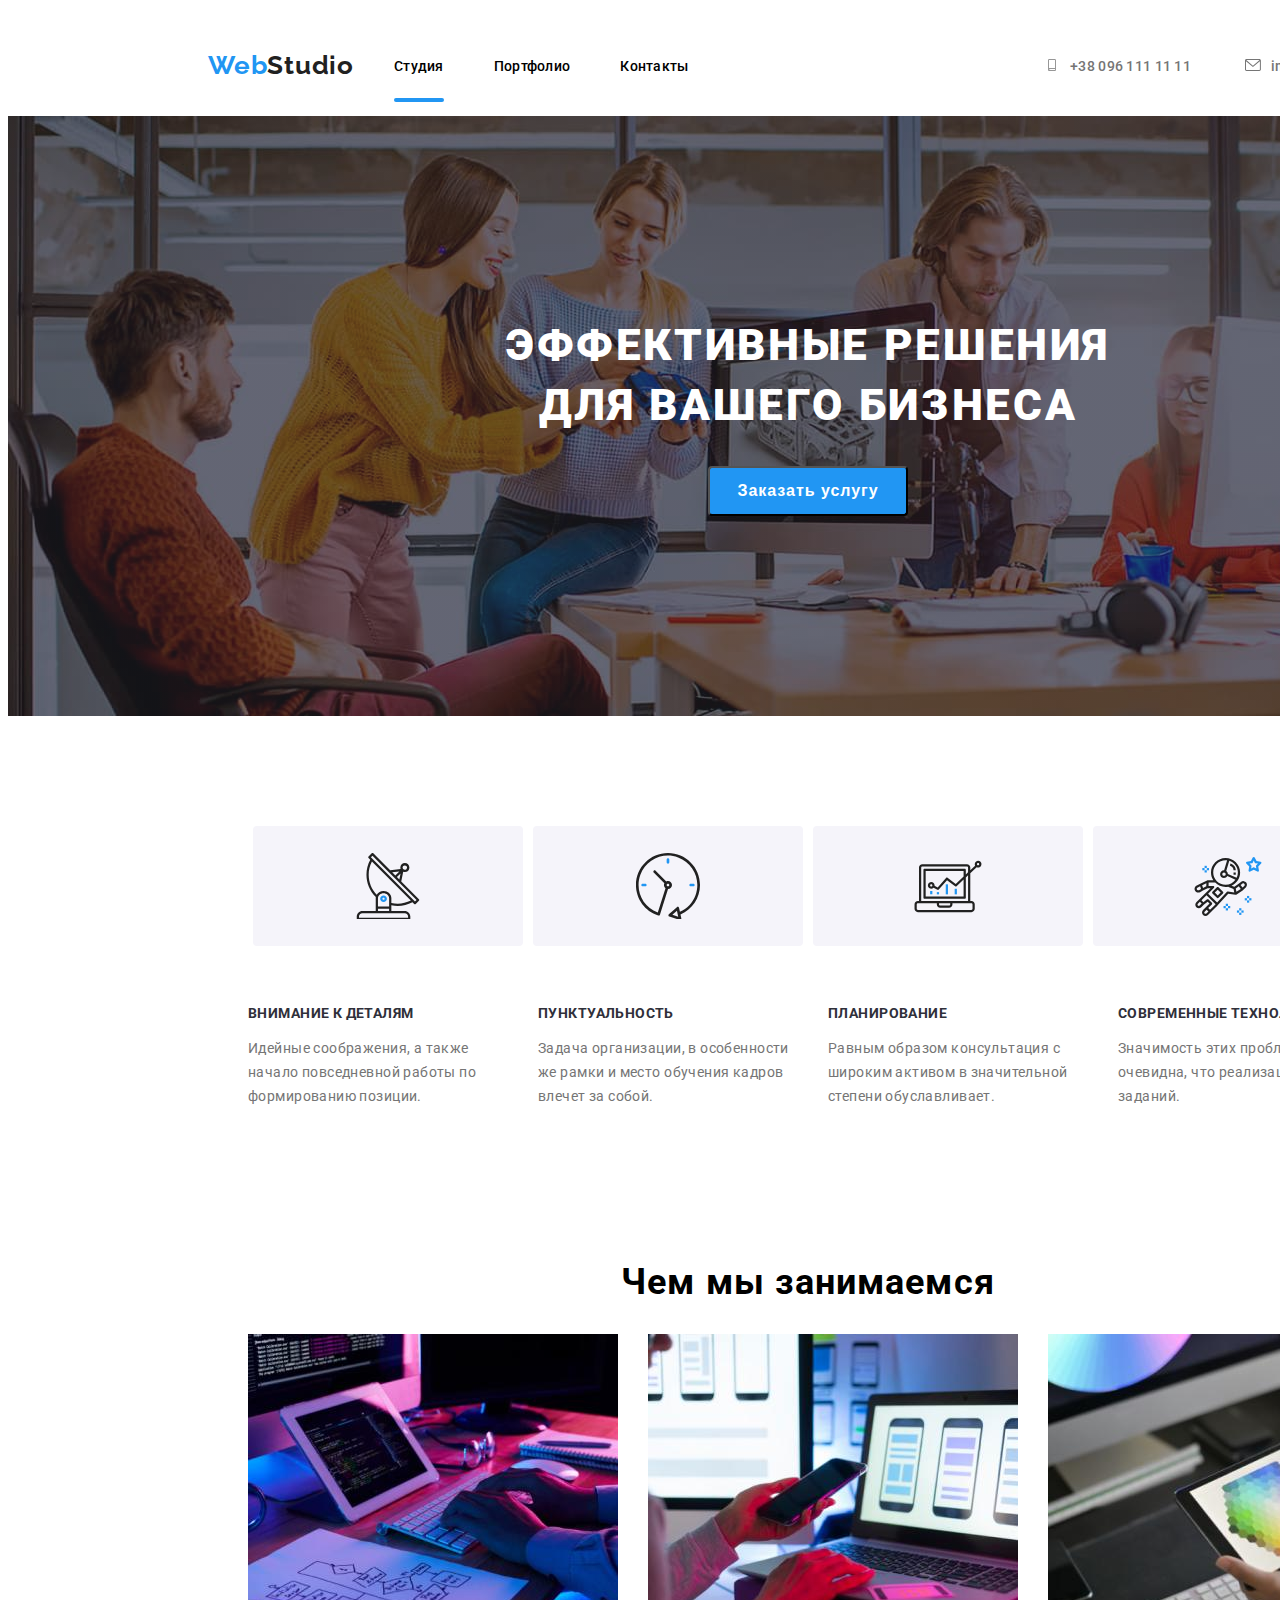
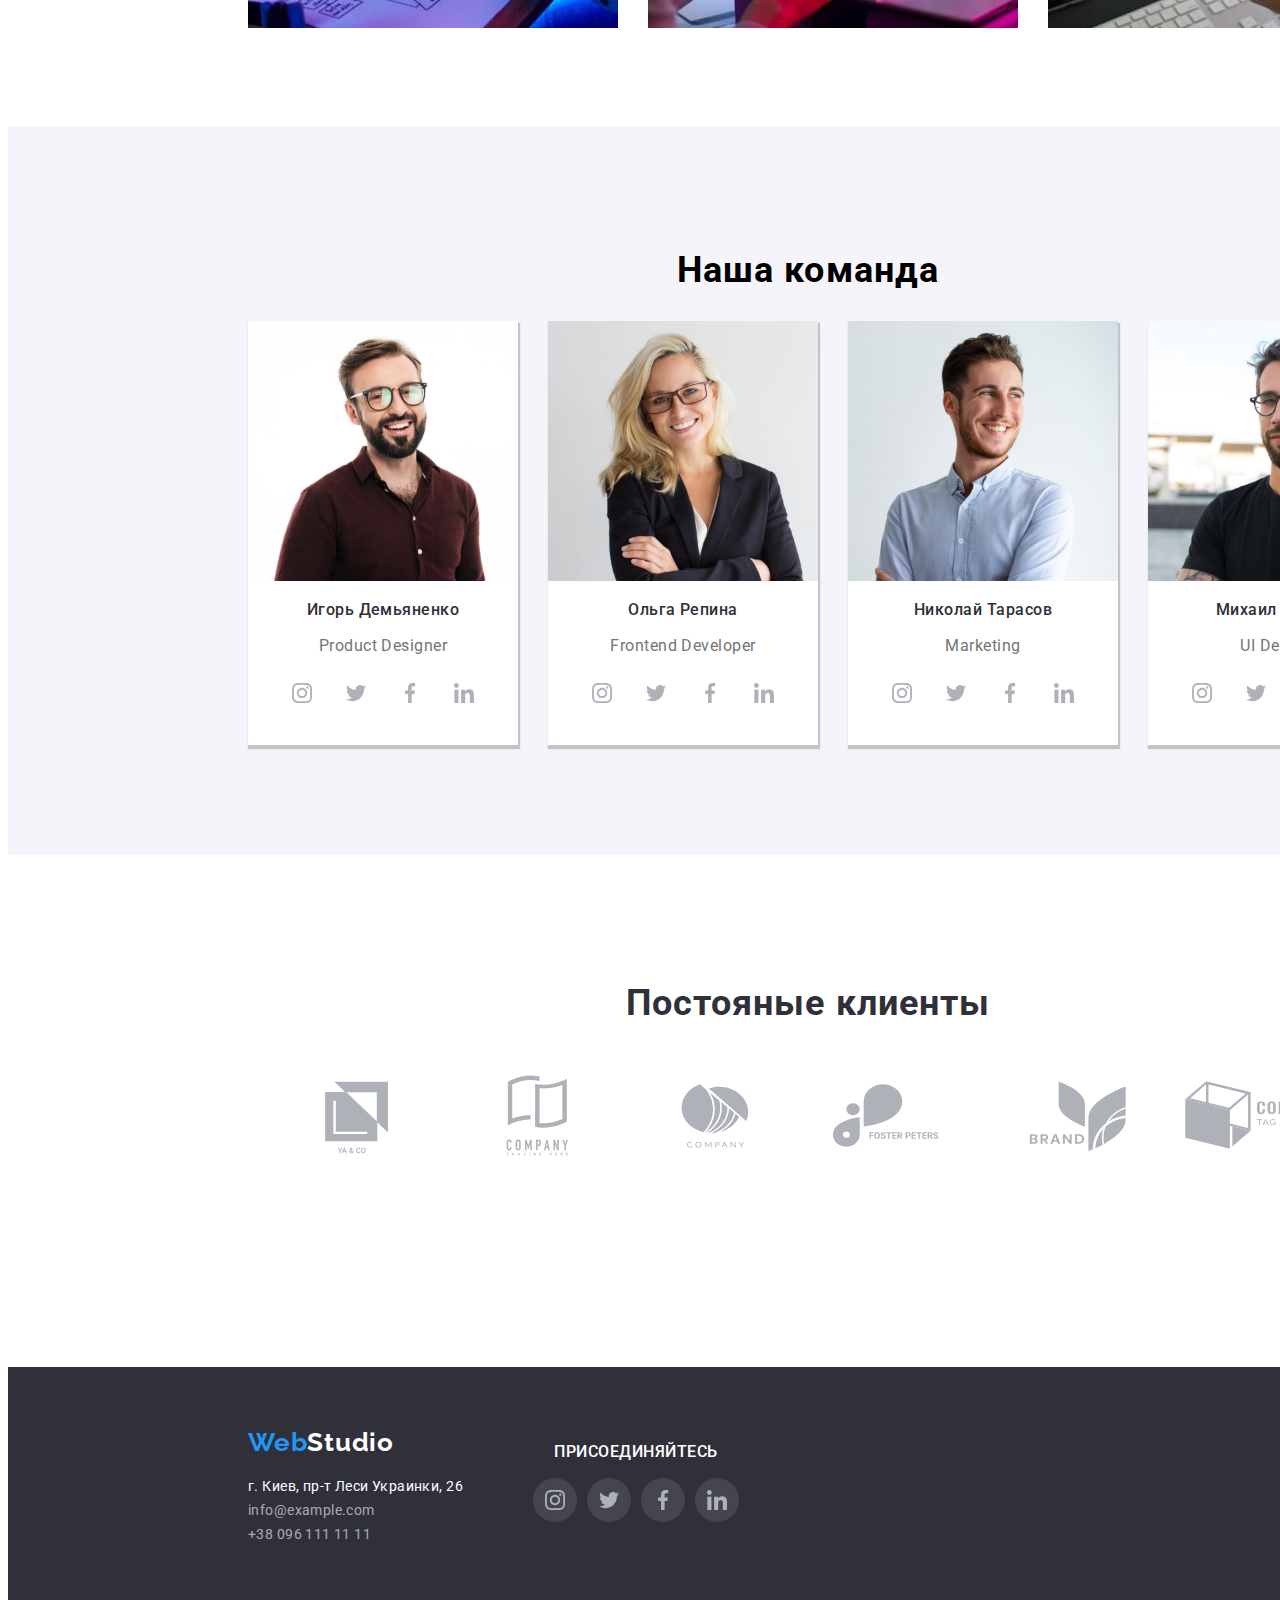
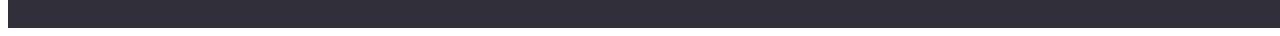
<file: index.html>
<!DOCTYPE html>
<html lang="en">

<head>
    <meta charset="UTF-8" />
    <meta http-equiv="X-UA-Compatible" content="IE=edge" />
    <meta name="viewport" content="width=device-width, initial-scale=1.0" />
    <title>Web Studio</title>
    <link rel="preconnect" href="https://fonts.googleapis.com">
    <link rel="preconnect" href="https://fonts.gstatic.com" crossorigin>
    <link
        href="https://fonts.googleapis.com/css2?family=Raleway:ital,wght@0,100;0,200;0,300;0,400;0,500;0,600;0,700;0,800;1,100;1,200;1,300;1,400;1,500;1,600;1,700;1,800&family=Roboto:ital,wght@0,100;0,300;0,400;0,500;0,700;0,900;1,100;1,300;1,400;1,500;1,700;1,900&display=swap"
        rel="stylesheet">
    <link rel="preconnect" href="https://fonts.googleapis.com">
    <link rel="preconnect" href="https://fonts.gstatic.com" crossorigin>
    <link
        href="https://fonts.googleapis.com/css2?family=Roboto:ital,wght@0,100;0,300;0,400;0,500;0,700;0,900;1,100;1,300;1,400;1,500;1,700;1,900&display=swap"
        rel="stylesheet">
    <link rel="stylesheet" href="https://cdnjs.cloudflare.com/ajax/libs/modern-normalize/1.1.0/modern-normalize.min.css"
        integrity="sha512-wpPYUAdjBVSE4KJnH1VR1HeZfpl1ub8YT/NKx4PuQ5NmX2tKuGu6U/JRp5y+Y8XG2tV+wKQpNHVUX03MfMFn9Q=="
        crossorigin="anonymous" referrerpolicy="no-referrer" />
    <link rel="stylesheet" href="./css/style.css" />

<body>
    <div class="container-body">
    <header class="header">
        <div class="container header-container">
        <nav class="header-navigation">
            <a class="header-link-logo link"href="">
                <span class="logo-first">Web</span>Studio
            </a>
           <ul class="header-list list">
               <li class="header-item list">
                   <a class="header-link-list header-item-text link current" href="">Студия</a></li>
               <li class="header-item">
                   <a class="header-link-list header-item-text link" href="./portfolio.html">Портфолио</a></li>
               <li class="header-item">
                   <a class="header-link-list header-item-text link" href="">Контакты</a></li>
           </ul>
        </nav>
        <div class="header-connect">
           <a class="header-link-tell header-link-list link" href="tel:+380961111111"><svg class="header-icon-icon" width="16" height="12">
            <use href="./svg/icons.svg#icon-smartphone">
            </use></svg>+38 096 111 11 11</a>
          <a class="header-link-link header-link-list link" href="info@devstudio.com"><svg class="header-icon-icon" width="16" height="12">
            <use href="./svg/icons.svg#icon-envelope">
            </use></svg>info@devstudio.com</a>
        </div>
        </div>
           </header>
        <main>
            <section class="hero">
                <div class="container hero-container">
                    <h1 class="hero-text">ЭФФЕКТИВНЫЕ РЕШЕНИЯ ДЛЯ ВАШЕГО БИЗНЕСА</h1>
                    <button class="hero-button" type="button" data-modal-open="">Заказать услугу</button>

                </div>
            </section>
            <section class="about">
                <div class="container about-container">
                    <ul class="about-icon-list list">
                        <li class="about-icon-item">
                        <a href="" class="about-icon-link">
                            <svg class="about-icon-icon" width="70" height="66.96">
                                <use href="./svg/icons.svg#icon-antenna-1">
                                </use></svg></a>
                        </li>
                        <li class="about-icon-item"><a href="" class="about-icon-link">
                            <svg class="about-icon-icon" width="70" height="66.96">
                                <use href="./svg/icons.svg#icon-clock-1">
                                </use></svg> </a>
                        </li>
                        <li class="about-icon-item"><a href="" class="about-icon-link">
                            <svg class="command-social-icon" width="70" height="66.96">
                                <use href="./svg/icons.svg#icon-diagram-1">
                                </use></svg> </a>
                        </li>
                        <li class="about-icon-item"><a href="" class="about-icon-link">
                            <svg class="about-icon-icon" width="70" height="66.96">
                                <use href="./svg/icons.svg#icon-astronaut-1">
                                </use></svg> </a>
                        </li>
                    </ul>   
                <ul class="about-list list">
                <li class="about-item">
                    <h3 class="about-item-title">Внимание к деталям</h3>
                    <p>Идейные соображения, а также начало повседневной работы по формированию позиции.</p>
                </li>
                <li class="about-item">
                    <h3 class="about-item-title">Пунктуальность</h3>
                    <p>Задача организации, в особенности же рамки и место обучения кадров влечет за собой.</p>
                </li>
                <li class="about-item">
                    <h3 class="about-item-title">Планирование</h3>
                    <p>Равным образом консультация с широким активом в значительной степени обуславливает.</p>
                </li>
                <li class="about-item">
                    <h3 class="about-item-title">Современные технологии</h3>
                    <p>Значимость этих проблем настолько очевидна, что реализация плановых заданий.</p>
                </li>
                </ul>               
               </div>
            </section>
            <section class="work">
                <div class="container work-container">
                <h2 class="work-title">Чем мы занимаемся</h2>
                <ul class="work-list list">
                    <li class="work-item">
                        <img 
                             src="./mode-1/typing-text.jpg" 
                             alt="typing text"
                             width="370"
                             height="294">
                    </li>
                    <li class="work-item"><img 
                        src="./mode-1/looks-at-the-interface.jpg" 
                        alt="looks at the interface"
                         width="370"
                         height="294">
                        </li>
                    <li class="work-item">
                        <img 
                        src="./mode-1/Color-palette.jpg" 
                        alt="Color palette"
                        width="370"
                        height="294"
                        ></li>
                </ul>
                </div>
            </section>
            <section class="command">
                <div class="container command-container">
                <h2 class="command-title">Наша команда</h2>
                <ul class="command-list list">
                    <li class="command-item"> 
                        <img 
                        src="./mode-1/Photo.jpg" 
                        alt="Phоtо"
                        width="270"
                        height="260"
                        >
                        <h3 class="command-item-title" >Игорь Демьяненко</h3>
                        <p lang="en" class="cammand-item-text">Product Designer</p>
                        <ul class="command-social-list list">
                            <li class="command-social-item">
                            <a href="" class="command-social-link">
                                <svg class="command-social-icon" width="20" height="20">
                                    <use href="./svg/icons.svg#icon-instagram-2">
                                    </use></svg></a>
                            </li>
                            <li class="command-social-item"><a href="" class="command-social-link">
                                <svg class="command-social-icon" width="20" height="20">
                                    <use href="./svg/icons.svg#icon-twitter-1">
                                    </use></svg> </a>
                            </li>
                            <li class="command-social-item"><a href="" class="command-social-link">
                                <svg class="command-social-icon" width="20" height="20">
                                    <use href="./svg/icons.svg#icon-facebook-1">
                                    </use></svg> </a>
                            </li>
                            <li class="command-social-item"><a href="" class="command-social-link">
                                <svg class="command-social-icon" width="20" height="20">
                                    <use href="./svg/icons.svg#icon-linkedin-1">
                                    </use></svg> </a>
                            </li>
                        </ul>
                    </li>
                    <li class="command-item">
                       <img 
                        src="./mode-1/Photo-2.jpg" 
                        alt="фото"
                        width="270"
                        height="260"
                        >
                        <h3 class="command-item-title">Ольга Репина</h3>
                        <p lang="en" class="cammand-item-text">Frontend Developer</p>
                        <ul class="command-social-list list">
                            <li class="command-social-item">
                            <a href="" class="command-social-link">
                                <svg class="command-social-icon" width="20" height="20">
                                    <use href="./svg/icons.svg#icon-instagram-2">
                                    </use></svg></a>
                            </li>
                            <li class="command-social-item"><a href="" class="command-social-link">
                                <svg class="command-social-icon" width="20" height="20">
                                    <use href="./svg/icons.svg#icon-twitter-1">
                                    </use></svg> </a>
                            </li>
                            <li class="command-social-item"><a href="" class="command-social-link">
                                <svg class="command-social-icon" width="20" height="20">
                                    <use href="./svg/icons.svg#icon-facebook-1">
                                    </use></svg> </a>
                            </li>
                            <li class="command-social-item"><a href="" class="command-social-link">
                                <svg class="command-social-icon" width="20" height="20">
                                    <use href="./svg/icons.svg#icon-linkedin-1">
                                    </use></svg> </a>
                            </li>
                        </ul>
                    </li>
                    <li class="command-item">
                        <img 
                        src="./mode-1/Photo-3.jpg" 
                        alt="фото"
                        width="270"
                        height="260"
                        >
                        <h3 class="command-item-title">Николай Тарасов</h3>
                        <p lang="en" class="cammand-item-text">Marketing</p>
                        <ul class="command-social-list list">
                            <li class="command-social-item">
                            <a href="" class="command-social-link">
                                <svg class="command-social-icon" width="20" height="20">
                                    <use href="./svg/icons.svg#icon-instagram-2">
                                    </use></svg></a>
                            </li>
                            <li class="command-social-item"><a href="" class="command-social-link">
                                <svg class="command-social-icon" width="20" height="20">
                                    <use href="./svg/icons.svg#icon-twitter-1">
                                    </use></svg> </a>
                            </li>
                            <li class="command-social-item"><a href="" class="command-social-link">
                                <svg class="command-social-icon" width="20" height="20">
                                    <use href="./svg/icons.svg#icon-facebook-1">
                                    </use></svg> </a>
                            </li>
                            <li class="command-social-item"><a href="" class="command-social-link">
                                <svg class="command-social-icon" width="20" height="20">
                                    <use href="./svg/icons.svg#icon-linkedin-1">
                                    </use></svg> </a>
                            </li>
                        </ul>
                    </li>
                    <li class="command-item">
                        <img 
                        src="./mode-1/Photo-4.jpg" 
                        alt="фото"
                        width="270"
                        height="260"
                        >
                        <h3 class="command-item-title">Михаил Ермаков</h3>
                        <p lang="en" class="cammand-item-text">UI Designer</p>
                        <ul class="command-social-list list">
                            <li class="command-social-item">
                            <a href="" class="command-social-link">
                                <svg class="command-social-icon" width="20" height="20">
                                    <use href="./svg/icons.svg#icon-instagram-2">
                                    </use></svg></a>
                            </li>
                            <li class="command-social-item"><a href="" class="command-social-link">
                                <svg class="command-social-icon" width="20" height="20">
                                    <use href="./svg/icons.svg#icon-twitter-1">
                                    </use></svg> </a>
                            </li>
                            <li class="command-social-item"><a href="" class="command-social-link">
                                <svg class="command-social-icon" width="20" height="20">
                                    <use href="./svg/icons.svg#icon-facebook-1">
                                    </use></svg> </a>
                            </li>
                            <li class="command-social-item"><a href="" class="command-social-link">
                                <svg class="command-social-icon" width="20" height="20">
                                    <use href="./svg/icons.svg#icon-linkedin-1">
                                    </use></svg> </a>
                            </li>
                        </ul>
                    </li>
                </ul>
                </div>
            </section>
            <section class="clients">
                <div class="container clients-container">
                <h3 class="clients-item-title">Постояные клиенты</h3>
                <ul class="clients-social-list list">
                    <li class="clients-social-item">
                    <a href="" class="clients-social-link">
                        <svg class="clients-social-icon" width="170" height="92">
                            <use href="./svg/icons.svg#icon-Logo-5">
                            </use></svg></a>
                    </li>
                    <li class="clients-social-item"><a href="" class="clients-social-link">
                        <svg class="command-social-icon" width="170" height="92">
                            <use href="./svg/icons.svg#icon-Logo-4">
                            </use></svg> </a>
                    </li>
                    <li class="clients-social-item"><a href="" class="clients-social-link">
                        <svg class="clients-social-icon" width="170" height="92">
                            <use href="./svg/icons.svg#icon-Logo-3">
                            </use></svg> </a>
                    </li>
                    <li class="clients-social-item"><a href="" class="clients-social-link">
                        <svg class="clients-social-icon" width="170" height="92">
                            <use href="./svg/icons.svg#icon-Logo-2">
                            </use></svg> </a>
                    </li>
                    <li class="clients-social-item"><a href="" class="clients-social-link">
                        <svg class="clients-social-icon" width="170" height="92">
                            <use href="./svg/icons.svg#icon-Logo-1">
                            </use></svg> </a>
                    </li>
                    <li class="clients-social-item"><a href="" class="clients-social-link">
                        <svg class="clients-social-icon" width="170" height="92">
                            <use href="./svg/icons.svg#icon-Logo">
                            </use></svg> </a>
                    </li>
                </ul>
            </div>
            </section>
        </main>
        <footer class="contacs">
            <div class="container contacs-container">
                <section>
            <a href="" class="contacs-text link"><span class="logo-first">Web</span>Studio</a>
            <address>
                <ul class="contacs-list list">

                     <li class="contacs-item">
                        <a href="https://goo.gl/maps/rCSKf7v6BH6SyEzp8" target="_blank" rel="noopener noreferre" class="contacs-item-address link">г. Киев, пр-т Леси
                            Украинки, 26</a>
                    </li>
                    <li class="contacs-item">
                        <a href="mailto:info@example.com" class="contacs-item-link link">info@example.com</a>
                    </li>
                    <li class="contacs-item link">
                        <a href="tel:+380961111111" class="contacs-item-link link">+38 096 111 11 11</a>
                    </li>
                </ul>
            </address>
        </section>
            <section class="connect">
                <h3 class="footer-item-title">ПРИСОЕДИНЯЙТЕСЬ</h3>
                <ul class="footer-social-list list">
                    <li class="footer-social-item">
                    <a href="" class="footer-social-link">
                        <svg class="footer-social-icon" width="20" height="20">
                            <use href="./svg/icons.svg#icon-instagram-2">
                            </use></svg></a>
                    </li>
                    <li class="footer-social-item"><a href="" class="footer-social-link">
                        <svg class="footer-social-icon" width="20" height="20">
                            <use href="./svg/icons.svg#icon-twitter-1">
                            </use></svg> </a>
                    </li>
                    <li class="footer-social-item"><a href="" class="footer-social-link">
                        <svg class="footer-social-icon" width="20" height="20">
                            <use href="./svg/icons.svg#icon-facebook-1">
                            </use></svg> </a>
                    </li>
                    <li class="footer-social-item"><a href="" class="footer-social-link">
                        <svg class="footer-social-icon" width="20" height="20">
                            <use href="./svg/icons.svg#icon-linkedin-1">
                            </use></svg> </a>
                    </li>
                </ul>
            </section>
            </div>
        </footer>
        <div class="backdrop is-hidden" data-modal>
            <div class="modal">
            <button type="button" class="modal-close" data-modal-close><svg class="modal-icon" width="18" height="18">
                <use href="./svg/icons.svg#icon-close-black-18dp-2-1">
                </use></svg></button>    
            </div>
            <script src="./js/modal.js"></script>
        </div>
</body>
</file>
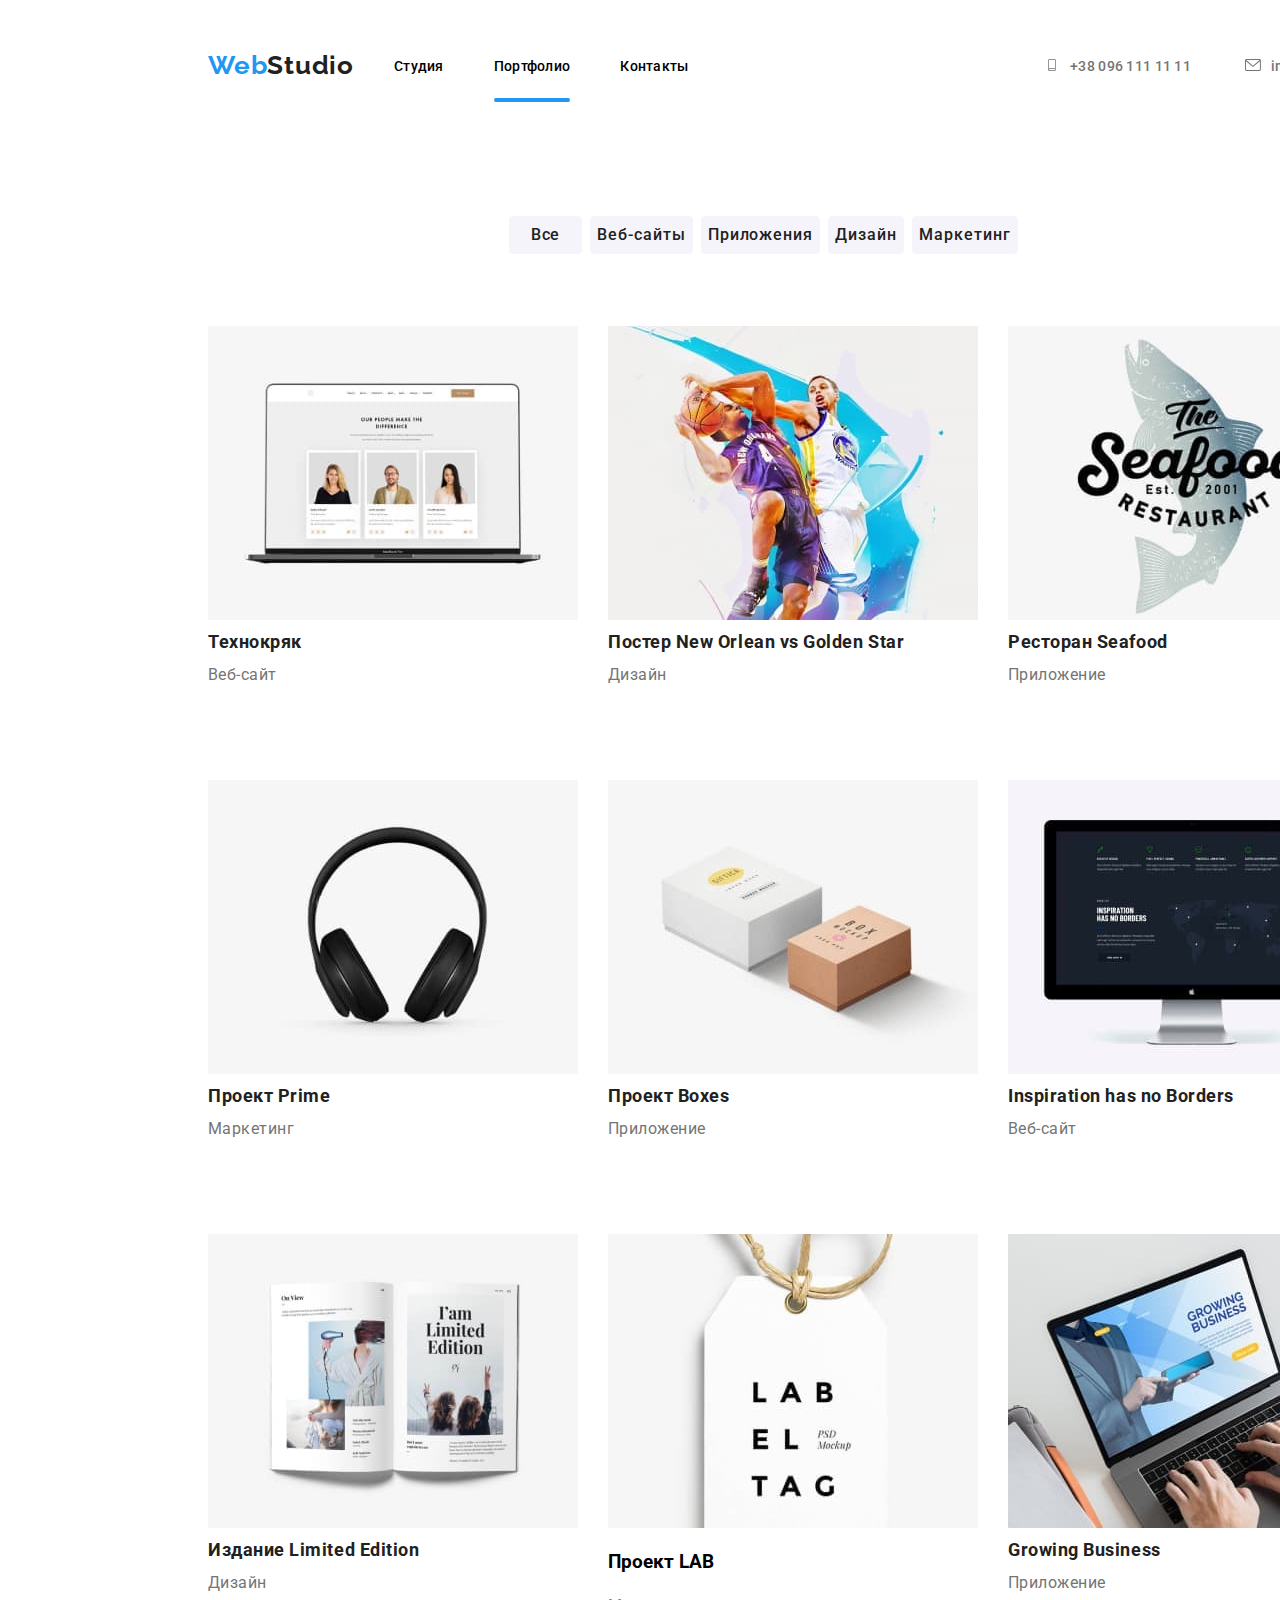
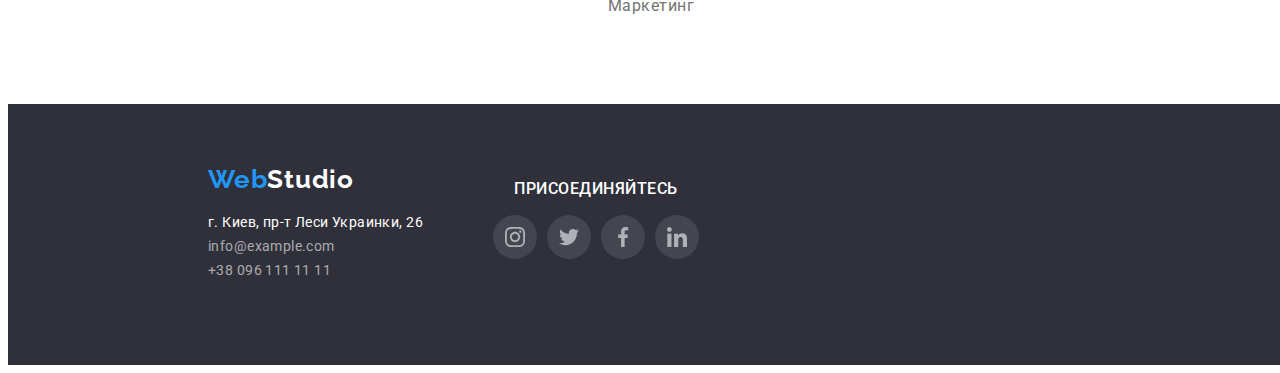
<file: portfolio.html>
<!DOCTYPE html>
<html lang="en">

<head>
    <meta charset="UTF-8" />
    <meta http-equiv="X-UA-Compatible" content="IE=edge" />
    <meta name="viewport" content="width=device-width, initial-scale=1.0" />
    <title>Web Studio</title>
    <link rel="preconnect" href="https://fonts.googleapis.com">
    <link rel="preconnect" href="https://fonts.gstatic.com" crossorigin>
    <link
        href="https://fonts.googleapis.com/css2?family=Raleway:ital,wght@0,100;0,200;0,300;0,400;0,500;0,600;0,700;0,800;1,100;1,200;1,300;1,400;1,500;1,600;1,700;1,800&family=Roboto:ital,wght@0,100;0,300;0,400;0,500;0,700;0,900;1,100;1,300;1,400;1,500;1,700;1,900&display=swap"
        rel="stylesheet">
    <link rel="preconnect" href="https://fonts.googleapis.com">
    <link rel="preconnect" href="https://fonts.gstatic.com" crossorigin>
    <link
        href="https://fonts.googleapis.com/css2?family=Roboto:ital,wght@0,100;0,300;0,400;0,500;0,700;0,900;1,100;1,300;1,400;1,500;1,700;1,900&display=swap"
        rel="stylesheet">
    <link rel="stylesheet" href="https://cdnjs.cloudflare.com/ajax/libs/modern-normalize/1.1.0/modern-normalize.min.css"
        integrity="sha512-wpPYUAdjBVSE4KJnH1VR1HeZfpl1ub8YT/NKx4PuQ5NmX2tKuGu6U/JRp5y+Y8XG2tV+wKQpNHVUX03MfMFn9Q=="
        crossorigin="anonymous" referrerpolicy="no-referrer" />
    <link rel="stylesheet" href="./css/portfolio_style.css" />
    <body>
        <div class="container-body">
            <header class="header">
                <div class="container header-container">
                <nav class="header-navigation">
                    <a class="header-link-logo link"href="">
                        <span class="logo-first">Web</span>Studio
                    </a>
                   <ul class="header-list list">
                       <li class="header-item list">
                           <a class="header-link-list header-item-text link" href="./index.html">Студия</a></li>
                       <li class="header-item">
                           <a class="header-link-list header-item-text link current" href="./portfolio.html">Портфолио</a></li>
                       <li class="header-item">
                           <a class="header-link-list header-item-text link" href="">Контакты</a></li>
                   </ul>
                </nav>
                <div class="header-connect">
                   <a class="header-link-tell header-link-list link" href="tel:+380961111111"><svg class="header-icon-icon" width="16" height="12">
                    <use href="./svg/icons.svg#icon-smartphone">
                    </use></svg>+38 096 111 11 11</a>
                  <a class="header-link-link header-link-list link" href="info@devstudio.com"><svg class="header-icon-icon" width="16" height="12">
                    <use href="./svg/icons.svg#icon-envelope">
                    </use></svg>info@devstudio.com</a>
                </div>
                </div>
                   </header>
<main>
            <section>
            <div class="container hero-container">
                <ul class="list hero-list-button">
                <li ><button  type="button" class="hero-button-item">Все</button></li>
                <li ><button  type="button" class="hero-button-item">Веб-сайты</button></li>
                <li ><button  type="button" class="hero-button-item">Приложения</button></li>
                <li ><button  type="button" class="hero-button-item">Дизайн</button></li>
                <li><button  type="button" class="hero-button-item">Маркетинг</button></li>
                </ul>
            </div>
            <div class="container about-container">
            <ul class="about-list list">
              <li class="about-item">
                  <div class="about-item-wrap">
                       <img 
                        src="./portfolio/images/photo.jpg" 
                        alt="экран с 3 фото"
                        width="370"
                        height="294"
                        >
                        <p class="about-text">Технокряк это современная площадка распространения коронавируса. Компании используют эту платформу для цифрового шпионажа и атак на защищённые сервера конкурентов.</p>
                    </div>
                        <h3 class="about-item-title">Технокряк</h3>
                        <p lang="en" class="about-item-text">Веб-сайт</p>
                    </li>
                    <li class="about-item">
                        <img 
                        src="./portfolio/images/basketball.jpg" 
                        alt="брасок в баскетболе"
                        width="370"
                        height="294"
                        >
                        <h3 class="about-item-title">Постер New Orlean vs Golden Star</h3>
                        <p lang="en" class="about-item-text">Дизайн</p>
                    </li>
                    <li class="about-item">
                        <img 
                        src="./portfolio/images/logo.jpg" 
                        alt="логотип"
                        width="370"
                        height="294"
                        >
                        <h3 class="about-item-title">Ресторан Seafood</h3>
                        <p lang="en" class="about-item-text">Приложение</p>
                    </li>
                    
                    <li class="about-item">
                        <img src="./portfolio/images/headphones.jpg" alt="наушники" width="370" height="294">
                        <h3 class="about-item-title">Проект Prime</h3>
                        <p lang="en" class="about-item-text">Маркетинг</p>
                    </li>
                    <li class="about-item">
                        <img src="./portfolio/images/box.jpg" alt="коробочки" width="370" height="294">
                        <h3 class="about-item-title">Проект Boxes</h3>
                        <p lang="en" class="about-item-text">Приложение</p>
                    </li>
                    <li class="about-item">
                        <img src="./portfolio/images/monitor.jpg" alt="монитор" width="370" height="294">
                        <h3 class="about-item-title">Inspiration has no Borders</h3>
                        <p lang="en" class="about-item-text">Веб-сайт</p>
                    </li>
                    <li class="about-item">
                        <img src="./portfolio/images/magazine.jpg" alt="журнал" width="370" height="294">
                        <h3 class="about-item-title">Издание Limited Edition</h3>
                        <p lang="en" class="about-item-text">Дизайн</p>
                    </li>
                    <li class="about-item">
                        <img src="./portfolio/images/label.jpg" alt="лэйбл" width="370" height="294">
                        <h3 class="aboutitem-title">Проект LAB</h3>
                        <p lang="en" class="about-item-text">Маркетинг</p>
                    </li>
                    <li class="about-item">
                        <img src="./portfolio/images/notebook.jpg" alt="ноутбук" width="370" height="294">
                        <h3 class="about-item-title">Growing Business</h3>
                        <p lang="en" class="about-item-text">Приложение</p>
                    </li>
                    
            </ul>
            </div>
            </section>
        </main>
        <footer class="contacs">
            <div class="container contacs-container">
                <section>
            <a href="" class="contacs-text link"><span class="logo-first">Web</span>Studio</a>
            <address>
                <ul class="contacs-list list">

                     <li class="contacs-item">
                        <a href="https://goo.gl/maps/rCSKf7v6BH6SyEzp8" target="_blank" rel="noopener noreferre" class="contacs-item-address link">г. Киев, пр-т Леси
                            Украинки, 26</a>
                    </li>
                    <li class="contacs-item">
                        <a href="mailto:info@example.com" class="contacs-item-link link">info@example.com</a>
                    </li>
                    <li class="contacs-item link">
                        <a href="tel:+380961111111" class="contacs-item-link link">+38 096 111 11 11</a>
                    </li>
                </ul>
            </address>
        </section>
            <section class="connect">
                <h3 class="footer-item-title">ПРИСОЕДИНЯЙТЕСЬ</h3>
                <ul class="footer-social-list list">
                    <li class="footer-social-item">
                    <a href="" class="footer-social-link">
                        <svg class="footer-social-icon" width="20" height="20">
                            <use href="./svg/icons.svg#icon-instagram-2">
                            </use></svg></a>
                    </li>
                    <li class="footer-social-item"><a href="" class="footer-social-link">
                        <svg class="footer-social-icon" width="20" height="20">
                            <use href="./svg/icons.svg#icon-twitter-1">
                            </use></svg> </a>
                    </li>
                    <li class="footer-social-item"><a href="" class="footer-social-link">
                        <svg class="footer-social-icon" width="20" height="20">
                            <use href="./svg/icons.svg#icon-facebook-1">
                            </use></svg> </a>
                    </li>
                    <li class="footer-social-item"><a href="" class="footer-social-link">
                        <svg class="footer-social-icon" width="20" height="20">
                            <use href="./svg/icons.svg#icon-linkedin-1">
                            </use></svg> </a>
                    </li>
                </ul>
            </section>
            </div>
        </footer>


</div>
</div>

     </main>
</file>
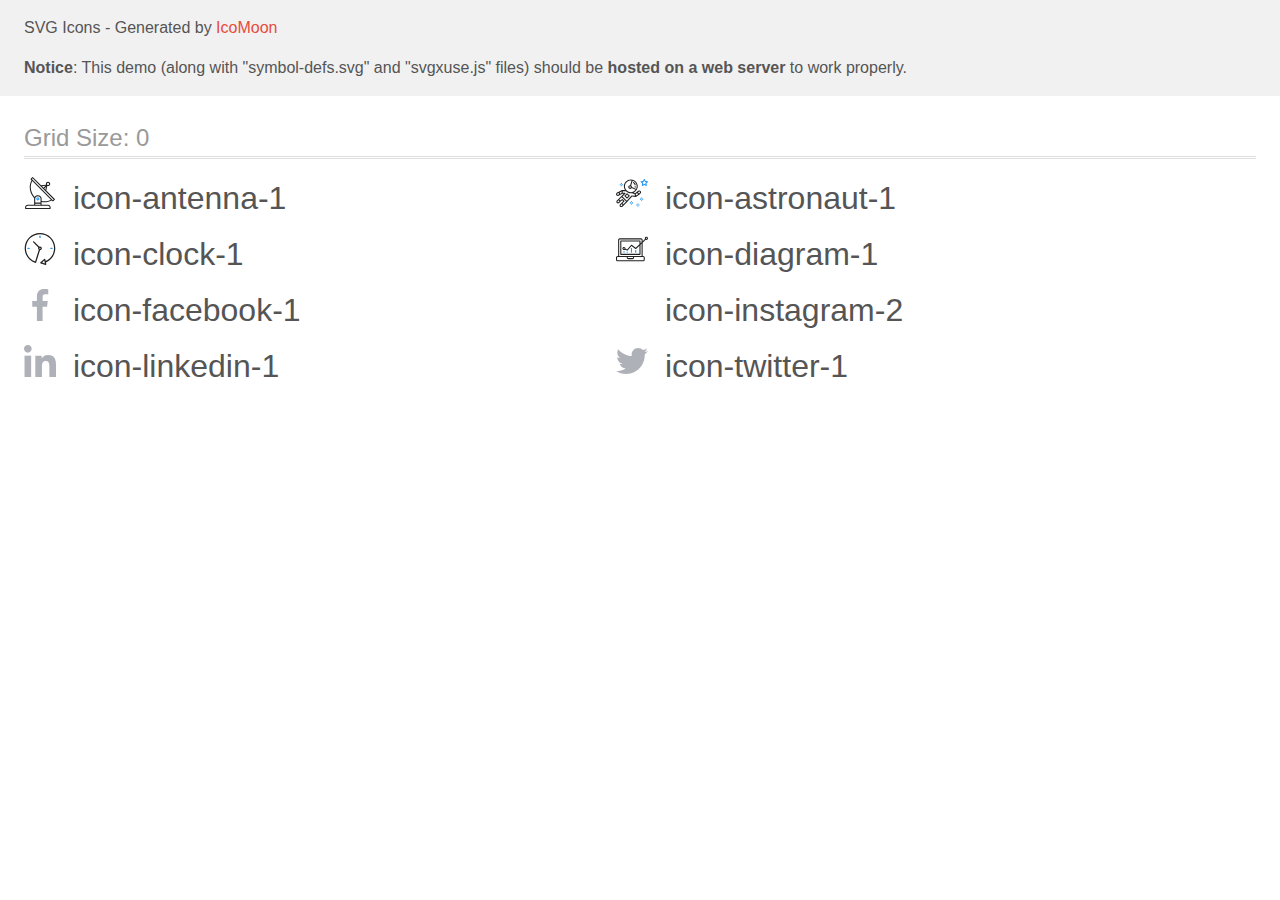
<file: svg/icomoon/demo-external-svg.html>
<!doctype html>
<html>
<head>
    <title>IcoMoon - SVG Icons</title>
    <meta charset="utf-8">
    <meta name="viewport" content="width=device-width, initial-scale=1">
    <link rel="stylesheet" href="demo-files/demo.css">
    <link rel="stylesheet" href="style.css">
</head>
<body>
<header class="bgc1 clearfix">
<div class="mhl">
    <p>SVG Icons - Generated by <a href="https://icomoon.io/app">IcoMoon</a></p><p><strong>Notice</strong>: This demo (along with "symbol-defs.svg" and "svgxuse.js" files) should be <b>hosted on a web server</b> to work properly.</p>
</div>
</header>
    <div class="clearfix mhl ptl">
        <h1 class="mvm mtn fgc1">Grid Size: 0</h1>
        <div class="glyph fs1">
            <div class="clearfix pbs">
                <svg class="icon icon-antenna-1"><use xlink:href="symbol-defs.svg#icon-antenna-1"></use></svg><span class="name"> icon-antenna-1</span>
            </div>
        </div>
        <div class="glyph fs1">
            <div class="clearfix pbs">
                <svg class="icon icon-astronaut-1"><use xlink:href="symbol-defs.svg#icon-astronaut-1"></use></svg><span class="name"> icon-astronaut-1</span>
            </div>
        </div>
        <div class="glyph fs1">
            <div class="clearfix pbs">
                <svg class="icon icon-clock-1"><use xlink:href="symbol-defs.svg#icon-clock-1"></use></svg><span class="name"> icon-clock-1</span>
            </div>
        </div>
        <div class="glyph fs1">
            <div class="clearfix pbs">
                <svg class="icon icon-diagram-1"><use xlink:href="symbol-defs.svg#icon-diagram-1"></use></svg><span class="name"> icon-diagram-1</span>
            </div>
        </div>
        <div class="glyph fs1">
            <div class="clearfix pbs">
                <svg class="icon icon-facebook-1"><use xlink:href="symbol-defs.svg#icon-facebook-1"></use></svg><span class="name"> icon-facebook-1</span>
            </div>
        </div>
        <div class="glyph fs1">
            <div class="clearfix pbs">
                <svg class="icon icon-instagram-2"><use xlink:href="symbol-defs.svg#icon-instagram-2"></use></svg><span class="name"> icon-instagram-2</span>
            </div>
        </div>
        <div class="glyph fs1">
            <div class="clearfix pbs">
                <svg class="icon icon-linkedin-1"><use xlink:href="symbol-defs.svg#icon-linkedin-1"></use></svg><span class="name"> icon-linkedin-1</span>
            </div>
        </div>
        <div class="glyph fs1">
            <div class="clearfix pbs">
                <svg class="icon icon-twitter-1"><use xlink:href="symbol-defs.svg#icon-twitter-1"></use></svg><span class="name"> icon-twitter-1</span>
            </div>
        </div>
  </div>
<script defer src="svgxuse.js"></script>
</body>
</html>
</file>
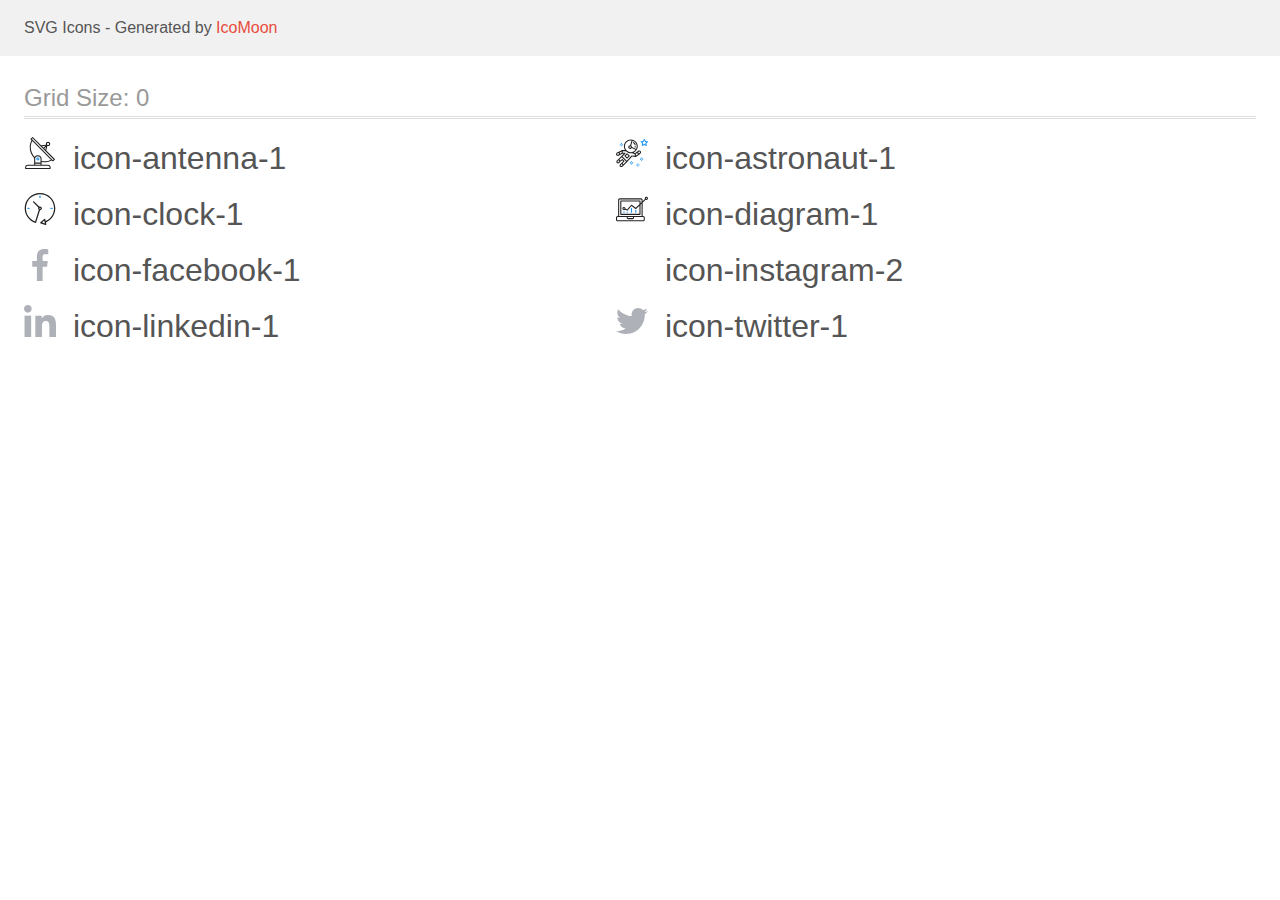
<file: svg/icomoon/demo.html>
<!doctype html>
<html>
<head>
    <title>IcoMoon - SVG Icons</title>
    <meta charset="utf-8">
    <meta name="viewport" content="width=device-width, initial-scale=1">
    <link rel="stylesheet" href="demo-files/demo.css">
    <link rel="stylesheet" href="style.css">
</head>
<body>
<svg aria-hidden="true" style="position: absolute; width: 0; height: 0; overflow: hidden;" version="1.1" xmlns="http://www.w3.org/2000/svg" xmlns:xlink="http://www.w3.org/1999/xlink">
<defs>
<symbol id="icon-antenna-1" viewBox="0 0 32 32">
<path fill="#212121" style="fill: var(--color1, #212121)" d="M30.773 22.098l-8.443-8.505 0.937-4.615c0.242 0.094 0.499 0.144 0.758 0.146h0.006c1.192 0.014 2.17-0.941 2.184-2.133s-0.941-2.17-2.133-2.184c-1.192-0.014-2.17 0.941-2.184 2.133-0.003 0.255 0.039 0.509 0.125 0.749l-4.96 0.605-8.091-8.133c-0.099-0.101-0.235-0.159-0.377-0.16-0.14 0.001-0.274 0.056-0.373 0.155l-1.513 1.504c-0.208 0.208-0.208 0.546 0 0.754l0.814 0.826c-3.153 5.798-2.129 12.978 2.519 17.663 0.043 0.041 0.092 0.074 0.146 0.098-0.034 0.18-0.051 0.364-0.052 0.547v6.187h-6.4c-1.472 0.002-2.665 1.195-2.667 2.667v1.067c0 0.295 0.239 0.533 0.533 0.533h24.533c0.295 0 0.533-0.239 0.533-0.533v-1.067c-0.002-1.472-1.195-2.665-2.667-2.667h-6.4v-2.742c1.003 0.21 2.024 0.317 3.049 0.32 2.458-0.003 4.877-0.615 7.040-1.783l0.818 0.823c0.099 0.101 0.235 0.159 0.377 0.16 0.14-0.001 0.274-0.056 0.373-0.155l1.513-1.504c0.208-0.208 0.208-0.546 0-0.754zM23.28 6.233c0.418-0.415 1.093-0.414 1.508 0.004s0.414 1.093-0.004 1.508c-0.2 0.199-0.47 0.31-0.752 0.31h-0.003c-0.589-0.003-1.064-0.483-1.061-1.072 0.002-0.282 0.115-0.552 0.314-0.751h-0.002zM22.024 9.738l-0.598 2.946-1.175-1.182 1.774-1.763zM21.419 8.836l-1.92 1.909-1.485-1.493 3.405-0.415zM24.004 28.8c0.884 0 1.6 0.716 1.6 1.6v0.533h-23.467v-0.533c0-0.884 0.716-1.6 1.6-1.6h20.267zM16.537 26.667v1.067h-5.333v-1.067h5.333zM11.204 25.6v-4.053c0-1.294 1.196-2.347 2.667-2.347s2.667 1.053 2.667 2.347v4.053h-5.333zM17.604 23.904v-2.357c0-1.882-1.675-3.413-3.733-3.413-1.331-0.020-2.576 0.657-3.281 1.786-4.058-4.274-4.971-10.645-2.279-15.887l18.602 18.708c-2.872 1.461-6.165 1.873-9.309 1.163zM28.893 23.22l-21.057-21.181 0.755-0.752 7.935 7.98c0.004 0 0.006 0.007 0.010 0.010l13.115 13.191-0.757 0.752z"></path>
<path fill="#2196f3" style="fill: var(--color2, #2196f3)" d="M13.876 20.267h-0.005c-0.884-0.001-1.601 0.714-1.602 1.598s0.714 1.601 1.598 1.602h0.005c0.884 0.001 1.601-0.714 1.602-1.598s-0.714-1.601-1.598-1.602zM14.249 22.245c-0.1 0.1-0.236 0.156-0.378 0.155-0.295-0.002-0.532-0.242-0.531-0.536 0.001-0.141 0.057-0.276 0.157-0.375s0.233-0.154 0.373-0.155c0.295 0.002 0.532 0.241 0.53 0.536-0.001 0.141-0.057 0.276-0.157 0.375h0.005z"></path>
</symbol>
<symbol id="icon-astronaut-1" viewBox="0 0 32 32">
<path fill="#2196f3" style="fill: var(--color2, #2196f3)" d="M31.974 4.524c-0.063-0.193-0.229-0.333-0.43-0.363l-1.91-0.278-0.855-1.731c-0.179-0.365-0.777-0.365-0.956 0l-0.855 1.731-1.91 0.278c-0.201 0.029-0.367 0.17-0.431 0.363-0.062 0.193-0.011 0.405 0.135 0.547l1.383 1.348-0.326 1.903c-0.034 0.2 0.048 0.402 0.212 0.522 0.166 0.121 0.382 0.135 0.562 0.040l1.709-0.899 1.709 0.899c0.078 0.041 0.164 0.061 0.249 0.061 0.11 0 0.221-0.034 0.314-0.102 0.164-0.119 0.246-0.322 0.212-0.522l-0.326-1.903 1.383-1.348c0.145-0.142 0.197-0.354 0.135-0.547zM29.511 5.851c-0.125 0.122-0.183 0.299-0.153 0.472l0.191 1.114-1-0.526c-0.078-0.041-0.163-0.061-0.249-0.061s-0.17 0.020-0.249 0.061l-1.001 0.526 0.191-1.114c0.030-0.173-0.028-0.349-0.153-0.472l-0.81-0.789 1.119-0.163c0.174-0.025 0.324-0.134 0.402-0.292l0.5-1.013 0.5 1.013c0.078 0.157 0.228 0.267 0.402 0.292l1.119 0.163-0.809 0.789z"></path>
<path fill="#2196f3" style="fill: var(--color2, #2196f3)" d="M26.134 20.522h-1.067v1.067h1.067v-1.067z"></path>
<path fill="#2196f3" style="fill: var(--color2, #2196f3)" d="M26.134 22.656h-1.067v1.067h1.067v-1.067z"></path>
<path fill="#2196f3" style="fill: var(--color2, #2196f3)" d="M27.2 21.589h-1.067v1.067h1.067v-1.067z"></path>
<path fill="#2196f3" style="fill: var(--color2, #2196f3)" d="M25.067 21.589h-1.067v1.067h1.067v-1.067z"></path>
<path fill="#2196f3" style="fill: var(--color2, #2196f3)" d="M22.4 26.389h-1.067v1.067h1.067v-1.067z"></path>
<path fill="#2196f3" style="fill: var(--color2, #2196f3)" d="M22.4 28.522h-1.067v1.067h1.067v-1.067z"></path>
<path fill="#2196f3" style="fill: var(--color2, #2196f3)" d="M23.467 27.456h-1.067v1.067h1.067v-1.067z"></path>
<path fill="#2196f3" style="fill: var(--color2, #2196f3)" d="M21.333 27.456h-1.067v1.067h1.067v-1.067z"></path>
<path fill="#2196f3" style="fill: var(--color2, #2196f3)" d="M16 24.256h-1.067v1.067h1.067v-1.067z"></path>
<path fill="#2196f3" style="fill: var(--color2, #2196f3)" d="M16 26.389h-1.067v1.067h1.067v-1.067z"></path>
<path fill="#2196f3" style="fill: var(--color2, #2196f3)" d="M17.067 25.322h-1.067v1.067h1.067v-1.067z"></path>
<path fill="#2196f3" style="fill: var(--color2, #2196f3)" d="M14.933 25.322h-1.067v1.067h1.067v-1.067z"></path>
<path fill="#2196f3" style="fill: var(--color2, #2196f3)" d="M5.867 6.122h-1.067v1.067h1.067v-1.067z"></path>
<path fill="#2196f3" style="fill: var(--color2, #2196f3)" d="M5.867 8.255h-1.067v1.067h1.067v-1.067z"></path>
<path fill="#2196f3" style="fill: var(--color2, #2196f3)" d="M6.933 7.189h-1.067v1.067h1.067v-1.067z"></path>
<path fill="#2196f3" style="fill: var(--color2, #2196f3)" d="M4.8 7.189h-1.067v1.067h1.067v-1.067z"></path>
<path fill="#212121" style="fill: var(--color1, #212121)" d="M24.715 14.159c-0.287-0.388-0.709-0.637-1.188-0.705-0.481-0.068-0.956 0.058-1.34 0.352l-1.252 0.96-1.898 1.417-1.358-0.541c2.421-1.086 4.114-3.508 4.114-6.32 0-3.823-3.123-6.933-6.961-6.933s-6.961 3.11-6.961 6.933c0 1.386 0.414 2.674 1.12 3.758l-2.764-0.024c-0.002 0-0.003 0-0.005 0-0.009 0-0.015 0.004-0.023 0.005-0.053 0.002-0.105 0.013-0.155 0.031-0.013 0.005-0.026 0.008-0.038 0.013-0.006 0.003-0.013 0.003-0.019 0.006l-3.233 1.596c-0.001 0-0.001 0-0.001 0.001l-1.893 0.911c-0.021 0.009-0.042 0.021-0.063 0.035-0.755 0.502-1.012 1.489-0.598 2.295 0.22 0.429 0.595 0.745 1.056 0.889 0.178 0.055 0.359 0.083 0.539 0.083 0.29 0 0.577-0.071 0.839-0.211l1.388-0.738 2.264-1.169 1.357-0.008-5.442 5.416c-0.001 0.001-0.001 0.001-0.002 0.001l-1.339 1.333c-0.316 0.315-0.49 0.732-0.49 1.178s0.174 0.863 0.49 1.179c0.325 0.323 0.752 0.485 1.179 0.485s0.854-0.162 1.18-0.485l1.314-1.309 1.741-1.3 0.901 0.897-1.762 1.754c-0 0.001-0.001 0.001-0.002 0.001l-1.339 1.333c-0.316 0.315-0.49 0.732-0.49 1.178s0.174 0.863 0.49 1.179c0.325 0.323 0.753 0.485 1.18 0.485s0.855-0.162 1.18-0.485l3.482-3.467c0.001-0.001 0.001-0.001 0.001-0.002l1.010-1-0.004-0.004c0.006-0.006 0.015-0.009 0.022-0.015l5.166-5.658 3.471 0.494c0.025 0.004 0.050 0.005 0.075 0.005 0.065 0 0.127-0.015 0.187-0.038 0.018-0.006 0.033-0.015 0.050-0.023 0.019-0.010 0.039-0.015 0.058-0.027l3.213-2.133c0.012-0.008 0.018-0.021 0.029-0.029 0.013-0.010 0.029-0.014 0.041-0.026l1.271-1.191c0.662-0.62 0.753-1.635 0.212-2.362zM2.13 17.77c-0.173 0.093-0.37 0.111-0.558 0.052-0.187-0.058-0.338-0.186-0.427-0.358-0.161-0.314-0.068-0.695 0.214-0.902l1.314-0.632 0.449 1.312-0.992 0.528zM5.628 15.942l-1.548 0.8-0.439-1.283 2.027-1.001-0.040 1.484zM20.727 9.322c0 0.918-0.219 1.785-0.599 2.559l-4.181-1.899c-0.044-0.573-0.341-1.075-0.788-1.388l1.464-4.86c2.378 0.756 4.105 2.974 4.105 5.588zM8.938 9.322c0-3.235 2.644-5.867 5.894-5.867 0.253 0 0.5 0.021 0.745 0.052l-1.432 4.754c-0.019-0.001-0.037-0.006-0.057-0.006-1.033 0-1.873 0.837-1.873 1.867s0.84 1.867 1.873 1.867c0.694 0 1.294-0.383 1.618-0.945l3.862 1.755c-1.075 1.446-2.795 2.39-4.737 2.39-3.25 0-5.894-2.632-5.894-5.867zM14.894 10.122c0 0.441-0.362 0.8-0.806 0.8s-0.806-0.359-0.806-0.8c0-0.441 0.362-0.8 0.806-0.8s0.806 0.359 0.806 0.8zM2.465 25.146c-0.236 0.234-0.619 0.234-0.854 0.001-0.114-0.114-0.176-0.263-0.176-0.423s0.062-0.309 0.176-0.421l0.962-0.958 0.851 0.848-0.959 0.955zM5.679 28.88c-0.236 0.234-0.619 0.235-0.855 0.001-0.114-0.114-0.176-0.263-0.176-0.423s0.062-0.309 0.176-0.421l0.963-0.959 0.852 0.848-0.96 0.955zM9.16 25.411c-0.001 0-0.001 0-0.002 0.001l-1.765 1.76-0.852-0.848 1.763-1.755c0 0 0 0 0-0s0.001-0.001 0.002-0.001c0.040-0.040 0.065-0.088 0.090-0.135 0.007-0.014 0.020-0.026 0.026-0.040 0.017-0.041 0.019-0.085 0.026-0.129 0.003-0.025 0.014-0.047 0.014-0.073 0-0.036-0.013-0.070-0.020-0.106-0.006-0.032-0.006-0.065-0.019-0.095-0.020-0.050-0.055-0.094-0.091-0.138-0.010-0.012-0.014-0.027-0.025-0.038 0 0 0 0-0.001 0s-0.001-0.002-0.001-0.002l-1.607-1.6c-0.017-0.017-0.039-0.024-0.058-0.038-0.028-0.022-0.055-0.042-0.087-0.058-0.030-0.015-0.061-0.024-0.093-0.033-0.034-0.010-0.067-0.017-0.103-0.020-0.033-0.002-0.063 0.001-0.095 0.005-0.036 0.004-0.069 0.009-0.104 0.020-0.034 0.011-0.063 0.027-0.094 0.045-0.020 0.011-0.042 0.015-0.061 0.029l-1.773 1.324-0.901-0.897 2.399-2.386 4.361 4.289-0.928 0.919zM15.979 18.394c-0.015-0.002-0.030 0.004-0.045 0.003-0.039-0.002-0.076 0.001-0.115 0.007-0.030 0.005-0.059 0.011-0.088 0.021-0.034 0.012-0.065 0.028-0.097 0.047-0.030 0.018-0.057 0.037-0.083 0.061-0.013 0.011-0.028 0.017-0.040 0.029l-4.698 5.146-4.328-4.257 2.833-2.818c0.209-0.208 0.21-0.546 0.002-0.755-0.105-0.105-0.243-0.157-0.381-0.156v-0.001l-2.219 0.013 0.028-1.607 3.104 0.027c1.265 1.294 3.029 2.101 4.981 2.101 0.437 0 0.864-0.045 1.279-0.123 0.040 0.032 0.079 0.065 0.13 0.085l2.41 0.96 0.331 1.644-3.003-0.427zM20.020 18.572l-0.313-1.558 1.446-1.080 0.947 1.257-2.080 1.381zM23.774 15.741l-0.838 0.785-0.931-1.236 0.831-0.637c0.155-0.119 0.351-0.168 0.543-0.143 0.193 0.027 0.364 0.128 0.48 0.284 0.217 0.292 0.18 0.699-0.085 0.947z"></path>
<path fill="#212121" style="fill: var(--color1, #212121)" d="M13.602 18.544l-2.143-2.133c-0.207-0.207-0.545-0.207-0.753 0l-2.142 2.133c-0.1 0.101-0.157 0.236-0.157 0.378s0.056 0.278 0.157 0.378l2.142 2.133c0.104 0.103 0.241 0.155 0.377 0.155s0.273-0.052 0.376-0.155l2.143-2.133c0.1-0.1 0.157-0.236 0.157-0.378s-0.057-0.278-0.157-0.378zM11.083 20.303l-1.387-1.381 1.387-1.381 1.387 1.381-1.387 1.381z"></path>
<path fill="#212121" style="fill: var(--color1, #212121)" d="M17.164 5.071l-0.258 1.036c0.071 0.018 1.738 0.452 1.738 2.149h1.067c-0-2.017-1.666-2.965-2.547-3.185z"></path>
<path fill="#212121" style="fill: var(--color1, #212121)" d="M19.711 9.322h-1.067v1.067h1.067v-1.067z"></path>
</symbol>
<symbol id="icon-clock-1" viewBox="0 0 32 32">
<path fill="#212121" style="fill: var(--color1, #212121)" d="M31.297 15.301c-0.002-8.452-6.855-15.303-15.308-15.301s-15.303 6.855-15.301 15.308c0.001 6.658 4.307 12.551 10.649 14.576 0.061 0.019 0.124 0.029 0.187 0.029 0.121-0 0.239-0.032 0.342-0.094 0.135-0.080 0.236-0.207 0.283-0.356l3.865-12.25c1.057-0.005 1.909-0.866 1.903-1.923s-0.866-1.909-1.923-1.903c-0.284 0.001-0.565 0.067-0.82 0.191l-5.106-5.107c-0.253-0.245-0.657-0.238-0.902 0.016-0.239 0.247-0.239 0.639 0 0.886l5.103 5.109c-0.392 0.799-0.168 1.764 0.536 2.309l-3.683 11.673c-7.278-2.681-11.004-10.754-8.323-18.032s10.754-11.004 18.032-8.323 11.004 10.754 8.323 18.032c-1.31 3.556-4.001 6.431-7.462 7.973l-0.398-1.874c-0.073-0.344-0.411-0.565-0.756-0.492-0.109 0.023-0.209 0.074-0.292 0.148l-3.837 3.426c-0.263 0.234-0.287 0.637-0.052 0.9 0.076 0.085 0.174 0.149 0.283 0.184l4.899 1.563c0.335 0.108 0.694-0.077 0.802-0.412 0.034-0.106 0.040-0.219 0.017-0.328l-0.391-1.839c5.664-2.388 9.342-7.942 9.329-14.089v0zM15.992 14.664c0.352 0 0.638 0.286 0.638 0.638s-0.286 0.638-0.638 0.638c-0.352 0-0.638-0.285-0.638-0.638s0.285-0.638 0.638-0.638zM18.093 29.528l2.184-1.948 0.603 2.84-2.787-0.892z"></path>
<path fill="#2196f3" style="fill: var(--color2, #2196f3)" d="M15.354 3.185v1.275c0 0.352 0.285 0.638 0.638 0.638s0.638-0.285 0.638-0.638v-1.275c0-0.352-0.286-0.638-0.638-0.638s-0.638 0.286-0.638 0.638z"></path>
<path fill="#2196f3" style="fill: var(--color2, #2196f3)" d="M3.876 14.664c-0.352 0-0.638 0.286-0.638 0.638s0.285 0.638 0.638 0.638h1.275c0.352 0 0.638-0.285 0.638-0.638s-0.285-0.638-0.638-0.638h-1.275z"></path>
<path fill="#2196f3" style="fill: var(--color2, #2196f3)" d="M28.108 15.939c0.352 0 0.638-0.285 0.638-0.638s-0.285-0.638-0.638-0.638h-1.275c-0.352 0-0.638 0.286-0.638 0.638s0.286 0.638 0.638 0.638h1.275z"></path>
</symbol>
<symbol id="icon-diagram-1" viewBox="0 0 32 32">
<path fill="#2196f3" style="fill: var(--color2, #2196f3)" d="M14.926 14.965h1.066v4.798h-1.066v-4.797z"></path>
<path fill="#2196f3" style="fill: var(--color2, #2196f3)" d="M19.19 17.097h1.066v2.665h-1.066v-2.665z"></path>
<path fill="#2196f3" style="fill: var(--color2, #2196f3)" d="M10.661 18.696h1.066v1.066h-1.066v-1.066z"></path>
<path fill="#2196f3" style="fill: var(--color2, #2196f3)" d="M7.463 18.163h1.066v1.599h-1.066v-1.599z"></path>
<path fill="#212121" style="fill: var(--color1, #212121)" d="M1.599 28.291h25.587c0.883 0 1.599-0.716 1.599-1.599v-2.132c0-0.883-0.716-1.599-1.599-1.599h-0.533v-13.293l3.028-2.868c0.703 0.346 1.553 0.136 2.013-0.499s0.396-1.508-0.152-2.068-1.42-0.644-2.065-0.198c-0.644 0.446-0.873 1.292-0.542 2.002l-2.281 2.163v-1.23c0-0.883-0.716-1.599-1.599-1.599h-21.322c-0.883 0-1.599 0.716-1.599 1.599v15.992h-0.533c-0.883 0-1.599 0.716-1.599 1.599v2.132c0 0.883 0.716 1.599 1.599 1.599zM30.384 4.837c0.294 0 0.533 0.239 0.533 0.533s-0.239 0.533-0.533 0.533c-0.294 0-0.533-0.239-0.533-0.533s0.239-0.533 0.533-0.533zM3.198 6.969c0-0.294 0.239-0.533 0.533-0.533h21.322c0.294 0 0.533 0.239 0.533 0.533v2.239l-1.066 1.013v-2.186c0-0.294-0.239-0.533-0.533-0.533h-19.19c-0.294 0-0.533 0.239-0.533 0.533v13.326c0 0.294 0.239 0.533 0.533 0.533h19.19c0.294 0 0.533-0.239 0.533-0.533v-9.674l1.066-1.010v12.284h-22.388v-15.992zM7.996 13.899c-0.721-0.002-1.354 0.478-1.546 1.174s0.105 1.433 0.725 1.801c0.62 0.368 1.41 0.276 1.928-0.226l1.853 0.93c0.215 0.108 0.476 0.057 0.636-0.123l3.939-4.431 3.872 2.901c0.208 0.156 0.498 0.139 0.686-0.039l3.365-3.188v8.131h-18.124v-12.26h18.124v2.66l-3.771 3.572-3.904-2.927c-0.222-0.166-0.534-0.135-0.718 0.072l-3.993 4.493-1.493-0.746c0.011-0.064 0.018-0.129 0.020-0.193 0-0.883-0.716-1.599-1.599-1.599zM8.529 15.498c0 0.294-0.239 0.533-0.533 0.533s-0.533-0.239-0.533-0.533c0-0.294 0.239-0.533 0.533-0.533s0.533 0.239 0.533 0.533zM11.727 24.027h5.331v0.533c0 0.294-0.239 0.533-0.533 0.533h-4.264c-0.294 0-0.533-0.239-0.533-0.533v-0.533zM1.066 24.56c0-0.294 0.239-0.533 0.533-0.533h9.062v0.533c0 0.883 0.716 1.599 1.599 1.599h4.264c0.883 0 1.599-0.716 1.599-1.599v-0.533h9.062c0.294 0 0.533 0.239 0.533 0.533v2.132c0 0.294-0.239 0.533-0.533 0.533h-25.587c-0.294 0-0.533-0.239-0.533-0.533v-2.132z"></path>
</symbol>
<symbol id="icon-facebook-1" viewBox="0 0 32 32">
<path fill="#afb1b8" style="fill: var(--color3, #afb1b8)" d="M21.329 5.313h2.921v-5.088c-0.504-0.069-2.237-0.225-4.256-0.225-4.212 0-7.097 2.649-7.097 7.519v4.481h-4.648v5.688h4.648v14.312h5.699v-14.311h4.46l0.708-5.688h-5.169v-3.919c0.001-1.644 0.444-2.769 2.735-2.769v0z"></path>
</symbol>
<symbol id="icon-instagram-2" viewBox="0 0 32 32">
<path fill="#fff" style="fill: var(--color4, #fff)" d="M31.969 9.408c-0.075-1.7-0.35-2.869-0.744-3.882-0.406-1.075-1.032-2.038-1.851-2.838-0.8-0.813-1.769-1.444-2.832-1.844-1.019-0.394-2.182-0.669-3.882-0.744-1.713-0.081-2.257-0.1-6.601-0.1s-4.888 0.019-6.595 0.094c-1.7 0.075-2.869 0.35-3.882 0.744-1.075 0.406-2.038 1.031-2.838 1.85-0.813 0.8-1.444 1.769-1.844 2.832-0.394 1.019-0.669 2.182-0.744 3.882-0.081 1.713-0.1 2.257-0.1 6.601s0.019 4.888 0.094 6.595c0.075 1.7 0.35 2.869 0.744 3.882 0.406 1.075 1.038 2.038 1.85 2.838 0.8 0.813 1.769 1.444 2.832 1.844 1.019 0.394 2.182 0.669 3.882 0.744 1.706 0.075 2.25 0.094 6.595 0.094s4.888-0.019 6.595-0.094c1.7-0.075 2.869-0.35 3.882-0.744 2.151-0.832 3.851-2.532 4.682-4.682 0.394-1.019 0.669-2.182 0.744-3.882 0.075-1.707 0.094-2.251 0.094-6.595s-0.006-4.888-0.081-6.595zM29.087 22.473c-0.069 1.563-0.331 2.407-0.55 2.969-0.538 1.394-1.644 2.5-3.038 3.038-0.563 0.219-1.413 0.481-2.969 0.55-1.688 0.075-2.194 0.094-6.464 0.094s-4.782-0.019-6.464-0.094c-1.563-0.069-2.407-0.331-2.969-0.55-0.694-0.256-1.325-0.663-1.838-1.194-0.531-0.519-0.938-1.144-1.194-1.838-0.219-0.563-0.481-1.413-0.55-2.969-0.075-1.688-0.094-2.194-0.094-6.464s0.019-4.782 0.094-6.464c0.069-1.563 0.331-2.407 0.55-2.969 0.256-0.694 0.663-1.325 1.2-1.838 0.519-0.531 1.144-0.938 1.838-1.194 0.563-0.219 1.413-0.481 2.969-0.55 1.688-0.075 2.194-0.094 6.464-0.094 4.276 0 4.782 0.019 6.464 0.094 1.563 0.069 2.407 0.331 2.969 0.55 0.694 0.256 1.325 0.662 1.838 1.194 0.531 0.519 0.938 1.144 1.194 1.838 0.219 0.563 0.481 1.413 0.55 2.969 0.075 1.688 0.094 2.194 0.094 6.464s-0.019 4.77-0.094 6.458z"></path>
<path fill="#fff" style="fill: var(--color4, #fff)" d="M16.059 7.783c-4.538 0-8.22 3.682-8.22 8.22s3.682 8.22 8.22 8.22c4.539 0 8.22-3.682 8.22-8.22s-3.682-8.22-8.22-8.22zM16.059 21.335c-2.944 0-5.332-2.388-5.332-5.332s2.388-5.332 5.332-5.332c2.944 0 5.332 2.388 5.332 5.332s-2.388 5.332-5.332 5.332v0z"></path>
<path fill="#fff" style="fill: var(--color4, #fff)" d="M26.524 7.458c0 1.060-0.859 1.919-1.919 1.919s-1.919-0.859-1.919-1.919c0-1.060 0.859-1.919 1.919-1.919s1.919 0.859 1.919 1.919z"></path>
</symbol>
<symbol id="icon-linkedin-1" viewBox="0 0 32 32">
<path fill="#afb1b8" style="fill: var(--color3, #afb1b8)" d="M31.992 32v-0.001h0.008v-11.736c0-5.741-1.236-10.164-7.948-10.164-3.227 0-5.392 1.771-6.276 3.449h-0.093v-2.913h-6.364v21.364h6.627v-10.579c0-2.785 0.528-5.479 3.977-5.479 3.399 0 3.449 3.179 3.449 5.657v10.401h6.62z"></path>
<path fill="#afb1b8" style="fill: var(--color3, #afb1b8)" d="M0.528 10.636h6.635v21.364h-6.635v-21.364z"></path>
<path fill="#afb1b8" style="fill: var(--color3, #afb1b8)" d="M3.843 0c-2.121 0-3.843 1.721-3.843 3.843s1.721 3.879 3.843 3.879c2.121 0 3.843-1.757 3.843-3.879-0.001-2.121-1.723-3.843-3.843-3.843v0z"></path>
</symbol>
<symbol id="icon-twitter-1" viewBox="0 0 32 32">
<path fill="#afb1b8" style="fill: var(--color3, #afb1b8)" d="M32 6.078c-1.19 0.522-2.458 0.868-3.78 1.036 1.36-0.812 2.398-2.088 2.886-3.626-1.268 0.756-2.668 1.29-4.16 1.588-1.204-1.282-2.92-2.076-4.792-2.076-3.632 0-6.556 2.948-6.556 6.562 0 0.52 0.044 1.020 0.152 1.496-5.454-0.266-10.28-2.88-13.522-6.862-0.566 0.982-0.898 2.106-0.898 3.316 0 2.272 1.17 4.286 2.914 5.452-1.054-0.020-2.088-0.326-2.964-0.808 0 0.020 0 0.046 0 0.072 0 3.188 2.274 5.836 5.256 6.446-0.534 0.146-1.116 0.216-1.72 0.216-0.42 0-0.844-0.024-1.242-0.112 0.85 2.598 3.262 4.508 6.13 4.57-2.232 1.746-5.066 2.798-8.134 2.798-0.538 0-1.054-0.024-1.57-0.090 2.906 1.874 6.35 2.944 10.064 2.944 12.072 0 18.672-10 18.672-18.668 0-0.29-0.010-0.57-0.024-0.848 1.302-0.924 2.396-2.078 3.288-3.406z"></path>
</symbol>
</defs>
</svg>

<header class="bgc1 clearfix">
<div class="mhl">
    <p>SVG Icons - Generated by <a href="https://icomoon.io/app">IcoMoon</a></p>
</div>
</header>
    <div class="clearfix mhl ptl">
        <h1 class="mvm mtn fgc1">Grid Size: 0</h1>
        <div class="glyph fs1">
            <div class="clearfix pbs">
                <svg class="icon icon-antenna-1"><use xlink:href="#icon-antenna-1"></use></svg><span class="name"> icon-antenna-1</span>
            </div>
        </div>
        <div class="glyph fs1">
            <div class="clearfix pbs">
                <svg class="icon icon-astronaut-1"><use xlink:href="#icon-astronaut-1"></use></svg><span class="name"> icon-astronaut-1</span>
            </div>
        </div>
        <div class="glyph fs1">
            <div class="clearfix pbs">
                <svg class="icon icon-clock-1"><use xlink:href="#icon-clock-1"></use></svg><span class="name"> icon-clock-1</span>
            </div>
        </div>
        <div class="glyph fs1">
            <div class="clearfix pbs">
                <svg class="icon icon-diagram-1"><use xlink:href="#icon-diagram-1"></use></svg><span class="name"> icon-diagram-1</span>
            </div>
        </div>
        <div class="glyph fs1">
            <div class="clearfix pbs">
                <svg class="icon icon-facebook-1"><use xlink:href="#icon-facebook-1"></use></svg><span class="name"> icon-facebook-1</span>
            </div>
        </div>
        <div class="glyph fs1">
            <div class="clearfix pbs">
                <svg class="icon icon-instagram-2"><use xlink:href="#icon-instagram-2"></use></svg><span class="name"> icon-instagram-2</span>
            </div>
        </div>
        <div class="glyph fs1">
            <div class="clearfix pbs">
                <svg class="icon icon-linkedin-1"><use xlink:href="#icon-linkedin-1"></use></svg><span class="name"> icon-linkedin-1</span>
            </div>
        </div>
        <div class="glyph fs1">
            <div class="clearfix pbs">
                <svg class="icon icon-twitter-1"><use xlink:href="#icon-twitter-1"></use></svg><span class="name"> icon-twitter-1</span>
            </div>
        </div>
  </div>
<script defer src="svgxuse.js"></script>
</body>
</html>
</file>
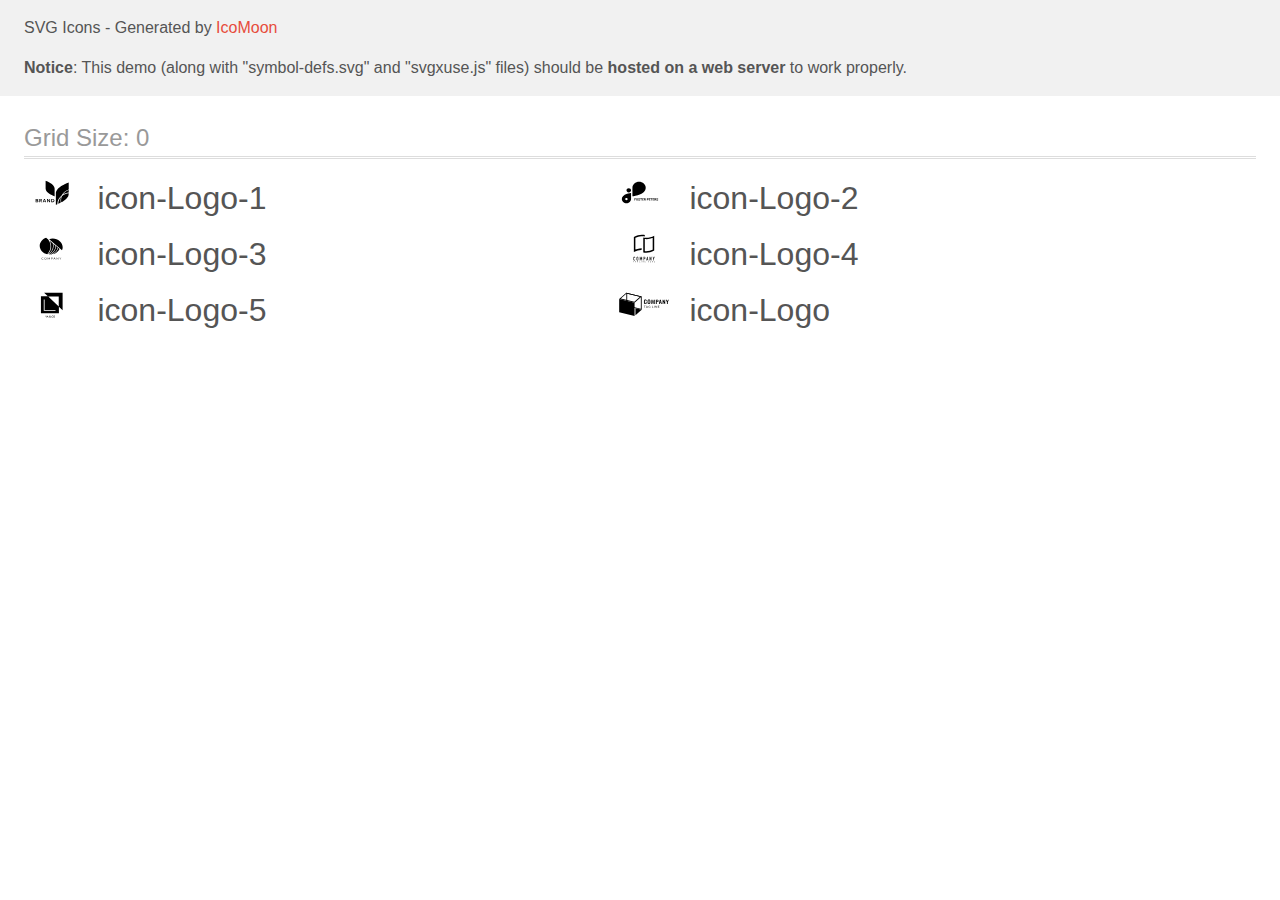
<file: svg/icomoon1/demo-external-svg.html>
<!doctype html>
<html>
<head>
    <title>IcoMoon - SVG Icons</title>
    <meta charset="utf-8">
    <meta name="viewport" content="width=device-width, initial-scale=1">
    <link rel="stylesheet" href="demo-files/demo.css">
    <link rel="stylesheet" href="style.css">
</head>
<body>
<header class="bgc1 clearfix">
<div class="mhl">
    <p>SVG Icons - Generated by <a href="https://icomoon.io/app">IcoMoon</a></p><p><strong>Notice</strong>: This demo (along with "symbol-defs.svg" and "svgxuse.js" files) should be <b>hosted on a web server</b> to work properly.</p>
</div>
</header>
    <div class="clearfix mhl ptl">
        <h1 class="mvm mtn fgc1">Grid Size: 0</h1>
        <div class="glyph fs1">
            <div class="clearfix pbs">
                <svg class="icon icon-Logo-1"><use xlink:href="symbol-defs.svg#icon-Logo-1"></use></svg><span class="name"> icon-Logo-1</span>
            </div>
        </div>
        <div class="glyph fs1">
            <div class="clearfix pbs">
                <svg class="icon icon-Logo-2"><use xlink:href="symbol-defs.svg#icon-Logo-2"></use></svg><span class="name"> icon-Logo-2</span>
            </div>
        </div>
        <div class="glyph fs1">
            <div class="clearfix pbs">
                <svg class="icon icon-Logo-3"><use xlink:href="symbol-defs.svg#icon-Logo-3"></use></svg><span class="name"> icon-Logo-3</span>
            </div>
        </div>
        <div class="glyph fs1">
            <div class="clearfix pbs">
                <svg class="icon icon-Logo-4"><use xlink:href="symbol-defs.svg#icon-Logo-4"></use></svg><span class="name"> icon-Logo-4</span>
            </div>
        </div>
        <div class="glyph fs1">
            <div class="clearfix pbs">
                <svg class="icon icon-Logo-5"><use xlink:href="symbol-defs.svg#icon-Logo-5"></use></svg><span class="name"> icon-Logo-5</span>
            </div>
        </div>
        <div class="glyph fs1">
            <div class="clearfix pbs">
                <svg class="icon icon-Logo"><use xlink:href="symbol-defs.svg#icon-Logo"></use></svg><span class="name"> icon-Logo</span>
            </div>
        </div>
  </div>
<script defer src="svgxuse.js"></script>
</body>
</html>
</file>
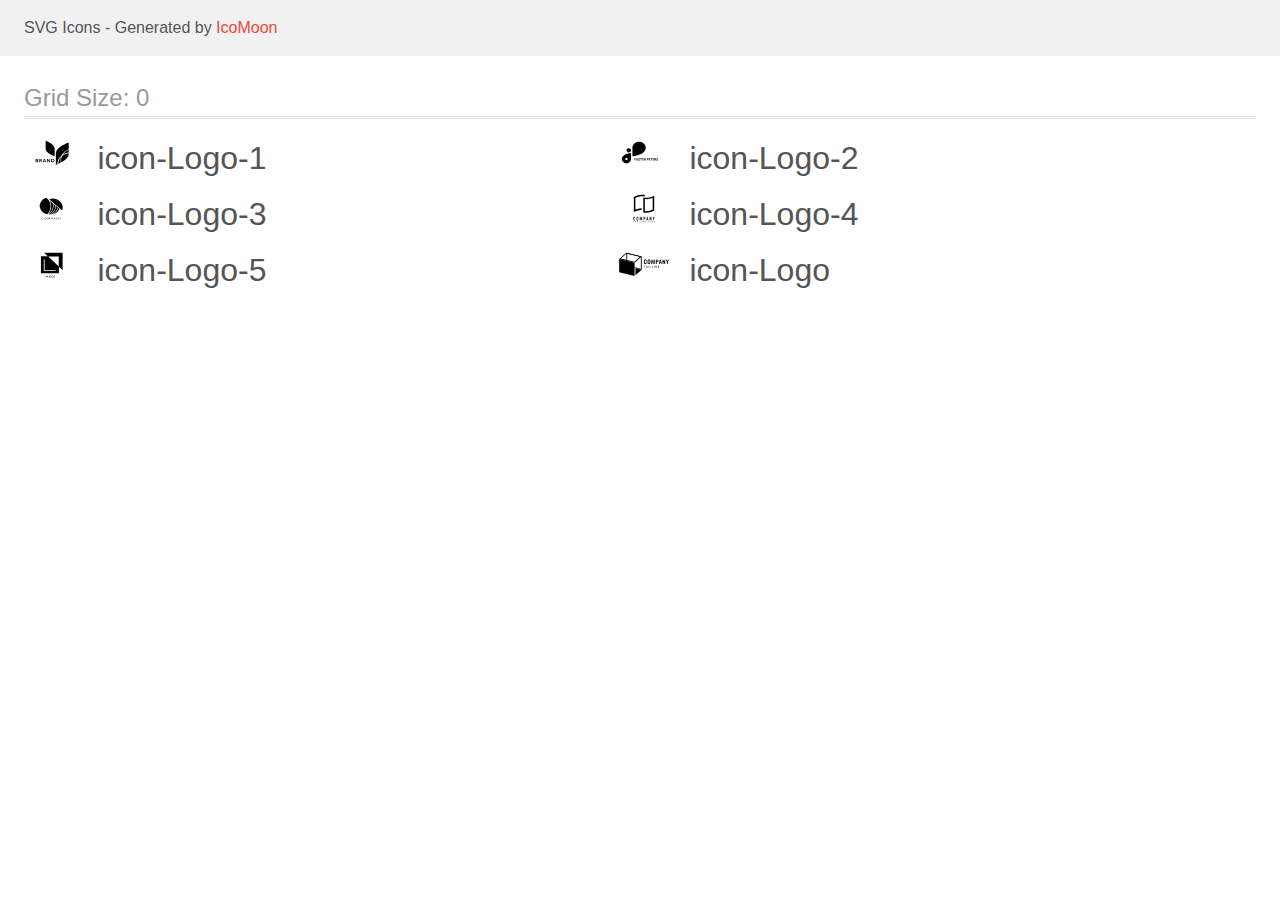
<file: svg/icomoon1/demo.html>
<!doctype html>
<html>
<head>
    <title>IcoMoon - SVG Icons</title>
    <meta charset="utf-8">
    <meta name="viewport" content="width=device-width, initial-scale=1">
    <link rel="stylesheet" href="demo-files/demo.css">
    <link rel="stylesheet" href="style.css">
</head>
<body>
<svg aria-hidden="true" style="position: absolute; width: 0; height: 0; overflow: hidden;" version="1.1" xmlns="http://www.w3.org/2000/svg" xmlns:xlink="http://www.w3.org/1999/xlink">
<defs>
<symbol id="icon-Logo-1" viewBox="0 0 57 32">
<path d="M14.27 23.859c0.13 0.147 0.199 0.332 0.196 0.521 0.007 0.123-0.017 0.247-0.070 0.361s-0.132 0.216-0.233 0.297c-0.252 0.175-0.565 0.26-0.881 0.24h-1.549v-3.302h1.517c0.299-0.018 0.596 0.059 0.84 0.219 0.098 0.075 0.176 0.17 0.227 0.277s0.074 0.224 0.068 0.341c0.009 0.182-0.054 0.361-0.176 0.505-0.118 0.131-0.28 0.222-0.462 0.258 0.205 0.034 0.391 0.134 0.523 0.282zM12.454 23.36h0.648c0.147 0.010 0.294-0.029 0.412-0.11 0.049-0.040 0.087-0.090 0.111-0.146s0.034-0.116 0.028-0.176c0.005-0.060-0.005-0.12-0.029-0.175s-0.061-0.106-0.108-0.147c-0.122-0.083-0.273-0.123-0.425-0.111h-0.638v0.866zM13.578 24.627c0.052-0.041 0.093-0.093 0.12-0.151s0.038-0.121 0.034-0.184c0.004-0.064-0.008-0.127-0.035-0.186s-0.069-0.111-0.121-0.153c-0.127-0.086-0.283-0.128-0.44-0.119h-0.68v0.908h0.689c0.155 0.008 0.309-0.032 0.435-0.114z"></path>
<path d="M17.371 25.278l-0.844-1.291h-0.317v1.291h-0.726v-3.302h1.374c0.346-0.022 0.689 0.078 0.957 0.281 0.192 0.179 0.308 0.415 0.327 0.666s-0.061 0.499-0.224 0.7c-0.17 0.178-0.401 0.296-0.655 0.336l0.898 1.32h-0.789zM16.21 23.538h0.594c0.412 0 0.618-0.167 0.618-0.5 0.004-0.068-0.007-0.136-0.033-0.2s-0.066-0.122-0.118-0.171c-0.13-0.099-0.298-0.147-0.467-0.134h-0.601l0.007 1.005z"></path>
<path d="M21.339 24.614h-1.446l-0.255 0.665h-0.761l1.328-3.265h0.823l1.323 3.265h-0.761l-0.25-0.665zM21.145 24.114l-0.529-1.394-0.529 1.394h1.057z"></path>
<path d="M26.305 25.278h-0.721l-1.616-2.245v2.245h-0.719v-3.302h0.719l1.616 2.258v-2.258h0.721v3.302z"></path>
<path d="M30.417 24.488c-0.149 0.249-0.376 0.452-0.652 0.582-0.314 0.145-0.662 0.217-1.013 0.208h-1.283v-3.302h1.283c0.351-0.008 0.698 0.061 1.013 0.203 0.276 0.127 0.503 0.328 0.652 0.576 0.148 0.269 0.226 0.565 0.226 0.866s-0.077 0.598-0.226 0.866zM29.593 24.409c0.206-0.219 0.319-0.499 0.319-0.788s-0.113-0.569-0.319-0.788c-0.249-0.199-0.573-0.3-0.902-0.281h-0.5v2.137h0.5c0.329 0.019 0.654-0.082 0.902-0.281z"></path>
<path d="M21.79 3.609c0 0 9.301 3.215 9.103 7.867v7.869c0 0-9.294-3.217-9.1-7.869l-0.004-7.867z"></path>
<path d="M39.179 17.503c1.757-1.107 3.788-1.792 5.909-1.994v-2.463c-2.444 0.862-4.517 2.426-5.909 4.457z"></path>
<path d="M38.124 18.245c1.438-2.651 3.93-4.696 6.964-5.715v-7.098c0 0-13.245 4.58-12.965 11.205v11.203c0 0 0.59-0.205 1.519-0.589 0-0.358 0-0.719 0.042-1.082 0.274-3.076 1.871-5.926 4.44-7.924z"></path>
<path d="M36.864 22.407c0.070-0.777 0.225-1.546 0.463-2.294-1.599 1.725-2.568 3.866-2.77 6.122-0.019 0.213-0.030 0.426-0.035 0.645 0.752-0.331 1.628-0.744 2.548-1.229-0.235-1.067-0.304-2.159-0.206-3.244z"></path>
<path d="M37.391 22.447c-0.088 0.982-0.033 1.969 0.164 2.938 3.619-1.983 7.685-5.046 7.528-8.748v-0.323c-2.585 0.265-5.004 1.3-6.885 2.946-0.44 1.020-0.712 2.094-0.807 3.188z"></path>
</symbol>
<symbol id="icon-Logo-2" viewBox="0 0 57 32">
<path d="M12.878 11.255h-0.002c-1.279 0-2.316 0.921-2.316 2.058v0.001c0 1.137 1.037 2.058 2.316 2.058h0.002c1.279 0 2.316-0.921 2.316-2.058v-0.001c0-1.137-1.037-2.058-2.316-2.058z"></path>
<path d="M29.971 10.597c-0.004-1.579-0.711-3.092-1.967-4.208s-2.958-1.745-4.735-1.749v0c-1.777 0.003-3.48 0.631-4.737 1.748s-1.964 2.63-1.968 4.209v8.706c0 0 13.405-1.327 13.406-8.704v-0.001z"></path>
<path d="M5.867 22.16c0.003 1.098 0.496 2.151 1.369 2.928s2.058 1.215 3.294 1.218c1.236-0.003 2.42-0.441 3.294-1.218s1.366-1.829 1.37-2.927v-6.057c0 0-9.327 0.924-9.327 6.056zM10.53 23.245c-0.242 0-0.478-0.064-0.678-0.183s-0.357-0.289-0.45-0.487c-0.092-0.198-0.117-0.417-0.069-0.627s0.163-0.404 0.334-0.556c0.171-0.152 0.388-0.255 0.625-0.297s0.482-0.020 0.706 0.062c0.223 0.082 0.414 0.221 0.548 0.4s0.206 0.388 0.206 0.603c0.001 0.143-0.031 0.284-0.092 0.417s-0.151 0.252-0.264 0.353c-0.114 0.101-0.248 0.182-0.397 0.236s-0.308 0.083-0.468 0.083v-0.004z"></path>
<path d="M19.956 22.647h-0.9v0.93h-0.469v-2.275h1.481v0.38h-1.012v0.588h0.9v0.378zM22.209 22.491c0 0.224-0.040 0.42-0.119 0.589s-0.193 0.299-0.341 0.391c-0.147 0.092-0.316 0.137-0.506 0.137-0.189 0-0.357-0.045-0.505-0.136s-0.262-0.22-0.344-0.387c-0.081-0.169-0.122-0.363-0.123-0.581v-0.112c0-0.224 0.040-0.421 0.12-0.591 0.081-0.171 0.195-0.302 0.342-0.392 0.148-0.092 0.317-0.137 0.506-0.137s0.358 0.046 0.505 0.137c0.148 0.091 0.262 0.221 0.342 0.392 0.081 0.17 0.122 0.366 0.122 0.589v0.102zM21.734 22.388c0-0.238-0.043-0.42-0.128-0.544s-0.207-0.186-0.366-0.186c-0.157 0-0.279 0.061-0.364 0.184-0.085 0.122-0.129 0.301-0.13 0.538v0.111c0 0.232 0.043 0.412 0.128 0.541s0.208 0.192 0.369 0.192c0.157 0 0.278-0.061 0.363-0.184 0.084-0.124 0.127-0.304 0.128-0.541v-0.111zM23.73 22.98c0-0.089-0.031-0.156-0.094-0.203-0.063-0.048-0.175-0.098-0.337-0.15-0.163-0.053-0.291-0.105-0.386-0.156-0.258-0.14-0.387-0.328-0.387-0.564 0-0.123 0.034-0.232 0.103-0.328 0.070-0.097 0.169-0.172 0.298-0.227 0.13-0.054 0.276-0.081 0.438-0.081 0.163 0 0.307 0.030 0.434 0.089 0.127 0.058 0.226 0.141 0.295 0.248s0.106 0.229 0.106 0.366h-0.469c0-0.104-0.033-0.185-0.098-0.242s-0.158-0.087-0.277-0.087c-0.115 0-0.204 0.024-0.267 0.073-0.064 0.048-0.095 0.111-0.095 0.191 0 0.074 0.037 0.136 0.111 0.186 0.075 0.050 0.185 0.097 0.33 0.141 0.267 0.080 0.461 0.18 0.583 0.298s0.183 0.267 0.183 0.444c0 0.197-0.075 0.352-0.223 0.464-0.149 0.111-0.349 0.167-0.602 0.167-0.175 0-0.334-0.032-0.478-0.095-0.144-0.065-0.254-0.153-0.33-0.264s-0.113-0.241-0.113-0.388h0.47c0 0.251 0.15 0.377 0.45 0.377 0.111 0 0.198-0.022 0.261-0.067 0.063-0.046 0.094-0.109 0.094-0.191zM26.231 21.682h-0.697v1.895h-0.469v-1.895h-0.687v-0.38h1.853v0.38zM27.869 22.591h-0.9v0.609h1.056v0.377h-1.525v-2.275h1.522v0.38h-1.053v0.542h0.9v0.367zM29.142 22.744h-0.373v0.833h-0.469v-2.275h0.845c0.269 0 0.476 0.060 0.622 0.18s0.219 0.289 0.219 0.508c0 0.155-0.034 0.285-0.102 0.389-0.067 0.103-0.168 0.185-0.305 0.247l0.492 0.93v0.022h-0.503l-0.427-0.833zM28.769 22.365h0.378c0.118 0 0.209-0.030 0.273-0.089 0.065-0.060 0.097-0.143 0.097-0.248 0-0.107-0.031-0.192-0.092-0.253-0.060-0.061-0.154-0.092-0.28-0.092h-0.377v0.683zM31.609 22.775v0.802h-0.469v-2.275h0.887c0.171 0 0.321 0.031 0.45 0.094s0.23 0.152 0.3 0.267c0.070 0.115 0.105 0.245 0.105 0.392 0 0.223-0.077 0.399-0.23 0.528-0.152 0.128-0.363 0.192-0.633 0.192h-0.411zM31.609 22.396h0.419c0.124 0 0.218-0.029 0.283-0.088 0.066-0.058 0.098-0.142 0.098-0.25 0-0.111-0.033-0.202-0.098-0.27s-0.156-0.104-0.272-0.106h-0.43v0.714zM34.575 22.591h-0.9v0.609h1.056v0.377h-1.525v-2.275h1.522v0.38h-1.053v0.542h0.9v0.367zM36.75 21.682h-0.697v1.895h-0.469v-1.895h-0.688v-0.38h1.853v0.38zM38.387 22.591h-0.9v0.609h1.056v0.377h-1.525v-2.275h1.522v0.38h-1.053v0.542h0.9v0.367zM39.661 22.744h-0.373v0.833h-0.469v-2.275h0.845c0.269 0 0.476 0.060 0.622 0.18s0.219 0.289 0.219 0.508c0 0.155-0.034 0.285-0.102 0.389-0.067 0.103-0.168 0.185-0.305 0.247l0.492 0.93v0.022h-0.503l-0.427-0.833zM39.287 22.365h0.378c0.118 0 0.209-0.030 0.273-0.089 0.065-0.060 0.097-0.143 0.097-0.248 0-0.107-0.031-0.192-0.092-0.253-0.060-0.061-0.154-0.092-0.28-0.092h-0.377v0.683zM42.042 22.98c0-0.089-0.031-0.156-0.094-0.203-0.063-0.048-0.175-0.098-0.337-0.15-0.163-0.053-0.291-0.105-0.386-0.156-0.258-0.14-0.388-0.328-0.388-0.564 0-0.123 0.034-0.232 0.103-0.328 0.070-0.097 0.169-0.172 0.298-0.227 0.13-0.054 0.276-0.081 0.438-0.081 0.163 0 0.307 0.030 0.434 0.089 0.127 0.058 0.226 0.141 0.295 0.248 0.071 0.107 0.106 0.229 0.106 0.366h-0.469c0-0.104-0.033-0.185-0.098-0.242s-0.158-0.087-0.277-0.087c-0.115 0-0.204 0.024-0.267 0.073-0.064 0.048-0.095 0.111-0.095 0.191 0 0.074 0.037 0.136 0.111 0.186 0.075 0.050 0.185 0.097 0.33 0.141 0.267 0.080 0.461 0.18 0.583 0.298s0.183 0.267 0.183 0.444c0 0.197-0.074 0.352-0.223 0.464-0.149 0.111-0.349 0.167-0.602 0.167-0.175 0-0.334-0.032-0.478-0.095-0.144-0.065-0.254-0.153-0.33-0.264-0.075-0.111-0.112-0.241-0.112-0.388h0.47c0 0.251 0.15 0.377 0.45 0.377 0.111 0 0.198-0.022 0.261-0.067 0.063-0.046 0.094-0.109 0.094-0.191z"></path>
</symbol>
<symbol id="icon-Logo-3" viewBox="0 0 57 32">
<path d="M19.417 26.187c0.008 0 0.017 0.002 0.025 0.005s0.015 0.007 0.020 0.013l0.116 0.111c-0.090 0.090-0.202 0.162-0.327 0.211-0.147 0.053-0.305 0.079-0.464 0.076-0.149 0.003-0.298-0.021-0.436-0.071-0.125-0.045-0.237-0.113-0.329-0.2-0.094-0.089-0.166-0.194-0.212-0.308-0.051-0.127-0.076-0.261-0.074-0.396-0.002-0.135 0.025-0.27 0.080-0.397 0.051-0.115 0.127-0.22 0.225-0.308 0.099-0.087 0.218-0.155 0.349-0.201 0.143-0.048 0.296-0.072 0.449-0.071 0.143-0.003 0.285 0.019 0.417 0.064 0.115 0.043 0.221 0.104 0.313 0.178l-0.097 0.119c-0.007 0.008-0.015 0.016-0.025 0.021-0.012 0.007-0.025 0.010-0.039 0.009-0.015-0.001-0.030-0.005-0.042-0.013l-0.052-0.032-0.073-0.040c-0.031-0.015-0.064-0.028-0.097-0.039-0.043-0.013-0.087-0.024-0.132-0.032-0.057-0.009-0.115-0.013-0.173-0.013-0.111-0.001-0.22 0.017-0.323 0.053-0.096 0.034-0.182 0.084-0.253 0.149-0.073 0.069-0.128 0.15-0.164 0.238-0.041 0.101-0.061 0.207-0.060 0.313-0.002 0.108 0.018 0.216 0.060 0.318 0.035 0.087 0.090 0.167 0.161 0.236 0.067 0.064 0.149 0.114 0.241 0.147 0.095 0.034 0.197 0.051 0.3 0.050 0.059 0.001 0.119-0.003 0.177-0.010 0.096-0.010 0.188-0.039 0.269-0.085 0.041-0.023 0.079-0.049 0.115-0.078 0.015-0.012 0.035-0.020 0.055-0.020z"></path>
<path d="M22.776 25.629c0.002 0.134-0.025 0.267-0.078 0.393-0.047 0.114-0.122 0.218-0.219 0.305s-0.214 0.155-0.344 0.2c-0.285 0.094-0.599 0.094-0.884 0-0.129-0.046-0.245-0.114-0.342-0.201-0.097-0.089-0.172-0.194-0.221-0.308-0.105-0.255-0.105-0.533 0-0.787 0.050-0.115 0.125-0.22 0.221-0.31 0.097-0.084 0.214-0.15 0.342-0.193 0.284-0.096 0.6-0.096 0.884 0 0.129 0.046 0.246 0.114 0.343 0.201 0.096 0.088 0.17 0.191 0.22 0.304 0.054 0.127 0.080 0.261 0.078 0.395zM22.47 25.629c0.002-0.107-0.016-0.214-0.055-0.316-0.033-0.087-0.086-0.168-0.156-0.236-0.068-0.065-0.152-0.116-0.246-0.149-0.207-0.069-0.436-0.069-0.643 0-0.094 0.033-0.178 0.084-0.246 0.149-0.071 0.068-0.125 0.149-0.157 0.236-0.074 0.206-0.074 0.426 0 0.632 0.033 0.087 0.086 0.168 0.157 0.236 0.068 0.065 0.152 0.115 0.246 0.148 0.207 0.067 0.435 0.067 0.643 0 0.093-0.033 0.177-0.083 0.246-0.148 0.070-0.069 0.123-0.149 0.156-0.236 0.039-0.102 0.058-0.209 0.055-0.316z"></path>
<path d="M25.067 25.96l0.030 0.071c0.012-0.025 0.022-0.048 0.033-0.071 0.011-0.024 0.024-0.047 0.038-0.070l0.743-1.174c0.015-0.020 0.028-0.033 0.042-0.037 0.020-0.005 0.040-0.007 0.061-0.006h0.22v1.909h-0.26v-1.404c0-0.018 0-0.038 0-0.059-0.001-0.022-0.001-0.044 0-0.066l-0.747 1.19c-0.009 0.018-0.025 0.033-0.044 0.043s-0.041 0.016-0.064 0.016h-0.042c-0.023 0-0.045-0.005-0.064-0.016s-0.034-0.026-0.044-0.044l-0.769-1.198c0 0.023 0 0.046 0 0.068s0 0.043 0 0.061v1.404h-0.252v-1.905h0.22c0.021-0.001 0.041 0.001 0.061 0.006 0.018 0.008 0.032 0.021 0.041 0.037l0.759 1.175c0.015 0.022 0.028 0.045 0.038 0.068z"></path>
<path d="M27.864 25.865v0.715h-0.291v-1.906h0.649c0.122-0.002 0.244 0.012 0.362 0.042 0.094 0.023 0.181 0.064 0.256 0.119 0.065 0.052 0.114 0.116 0.145 0.187 0.034 0.078 0.051 0.161 0.049 0.244 0.001 0.084-0.017 0.167-0.054 0.244-0.035 0.073-0.089 0.138-0.157 0.191-0.075 0.057-0.162 0.1-0.257 0.126-0.113 0.031-0.232 0.046-0.35 0.044l-0.352-0.005zM27.864 25.66h0.352c0.076 0.001 0.153-0.009 0.225-0.029 0.060-0.018 0.115-0.046 0.163-0.082 0.044-0.035 0.078-0.078 0.099-0.126 0.024-0.051 0.036-0.105 0.035-0.16 0.003-0.053-0.007-0.106-0.029-0.155s-0.057-0.094-0.102-0.13c-0.111-0.075-0.251-0.112-0.391-0.102h-0.352v0.786z"></path>
<path d="M31.772 26.583h-0.23c-0.023 0.001-0.046-0.006-0.064-0.018-0.017-0.012-0.029-0.027-0.038-0.044l-0.198-0.461h-0.993l-0.205 0.461c-0.008 0.017-0.020 0.032-0.036 0.043-0.018 0.013-0.042 0.020-0.065 0.019h-0.23l0.872-1.909h0.302l0.884 1.909zM30.333 25.874h0.82l-0.346-0.777c-0.026-0.058-0.048-0.118-0.065-0.179l-0.034 0.1c-0.010 0.030-0.022 0.058-0.032 0.081l-0.343 0.776z"></path>
<path d="M33.029 24.682c0.017 0.008 0.032 0.020 0.044 0.034l1.272 1.439c0-0.023 0-0.046 0-0.067s0-0.043 0-0.063v-1.352h0.26v1.909h-0.145c-0.021 0.001-0.041-0.003-0.060-0.011-0.018-0.009-0.034-0.021-0.047-0.035l-1.271-1.438c0.001 0.022 0.001 0.044 0 0.066 0 0.021 0 0.040 0 0.058v1.361h-0.26v-1.909h0.154c0.018-0 0.036 0.003 0.052 0.009z"></path>
<path d="M36.748 25.823v0.758h-0.291v-0.758l-0.804-1.15h0.26c0.022-0.001 0.045 0.005 0.063 0.016 0.016 0.012 0.029 0.027 0.039 0.043l0.503 0.742c0.020 0.032 0.038 0.061 0.052 0.088s0.026 0.054 0.036 0.081l0.038-0.082c0.014-0.030 0.031-0.059 0.049-0.087l0.496-0.747c0.010-0.015 0.023-0.028 0.038-0.040 0.017-0.013 0.040-0.020 0.063-0.019h0.263l-0.806 1.155z"></path>
<path d="M24.923 21.47c0.127 0.014 0.255 0.025 0.384 0.035 1.962-0.763 3.622-2.011 4.772-3.588s1.74-3.415 1.695-5.282l-2.162-1.879c0.44 1.988 0.234 4.043-0.594 5.935s-2.245 3.547-4.094 4.779z"></path>
<path d="M24.151 21.383l0.058 0.010c1.975-1.228 3.482-2.942 4.323-4.921s0.981-4.133 0.4-6.181l-3.080-2.676c1.246 2.2 1.747 4.661 1.446 7.098s-1.393 4.75-3.147 6.67z"></path>
<path d="M34.596 14.841c-0.523 2.052-1.794 3.902-3.624 5.276-0.534 0.404-1.111 0.763-1.722 1.074 1.49-0.38 2.859-1.053 4.003-1.966s2.030-2.042 2.592-3.3l-1.249-1.084z"></path>
<path d="M34.106 14.539l-1.778-1.545c-0.034 1.762-0.61 3.483-1.669 4.986s-2.562 2.731-4.352 3.559h0.009c0.399-0 0.798-0.021 1.194-0.062 1.673-0.593 3.151-1.537 4.303-2.748s1.94-2.65 2.295-4.189z"></path>
<path d="M24.409 6.486l-2.122-1.846c-1.897 0.637-3.528 1.756-4.68 3.212s-1.772 3.179-1.778 4.946v0c0.007 1.952 0.763 3.846 2.149 5.383s3.322 2.628 5.501 3.101c1.946-2.060 3.085-4.605 3.252-7.266s-0.647-5.299-2.323-7.53z"></path>
<path d="M39.008 14.255c-0.008-2.316-1.070-4.535-2.955-6.173s-4.439-2.561-7.105-2.567c-1.232-0.001-2.453 0.196-3.602 0.582l12.99 11.286c0.445-0.998 0.673-2.058 0.672-3.128z"></path>
</symbol>
<symbol id="icon-Logo-4" viewBox="0 0 57 32">
<path d="M26.727 3.165h-0.073c-0.112-0.007-0.224-0.010-0.336-0.012v0h-0.243c-0.212 0-0.428 0.005-0.642 0.016-0.016-0.001-0.032-0.001-0.049 0-1.944 0.11-3.848 0.596-5.609 1.431l-0.231 0.111v11.809l0.54-0.183c0.474-0.163 0.978-0.309 1.5-0.445 1.411-0.362 2.861-0.555 4.317-0.574v1.551c-0.193 0.001-0.38 0.007-0.568 0.016h-0.045c-1.121 0.061-2.233 0.232-3.322 0.51-1.378 0.345-2.708 0.863-3.957 1.542v-15.145c1.298-0.757 2.695-1.325 4.151-1.688 1.278-0.33 2.593-0.5 3.913-0.504h0.228c0.273 0.007 0.538 0.019 0.788 0.038 0.658 0.046 1.31 0.15 1.95 0.311v1.527c-0.621-0.145-1.253-0.24-1.889-0.285-0.013-0.001-0.026-0.002-0.039-0.003-0.132-0.011-0.263-0.022-0.386-0.022zM29.415 4.726c0.339 0.026 0.689 0.038 1.044 0.038 1.388-0.005 2.769-0.182 4.114-0.528 1.378-0.346 2.706-0.865 3.956-1.543v14.875c-1.298 0.756-2.696 1.325-4.153 1.688-1.279 0.329-2.593 0.498-3.913 0.503-1 0.008-1.997-0.11-2.968-0.35v-14.971c0.229 0.053 0.465 0.102 0.706 0.142 0.394 0.066 0.81 0.115 1.214 0.145zM36.985 4.841l-0.54 0.182c-0.497 0.167-0.997 0.316-1.5 0.449-1.465 0.377-2.971 0.57-4.483 0.575-0.352 0-0.676-0.010-0.989-0.030l-0.43-0.028v12.148l0.37 0.033c0.343 0.030 0.696 0.045 1.052 0.045 1.191-0.005 2.377-0.159 3.531-0.457 0.95-0.238 1.874-0.57 2.759-0.991l0.231-0.111v-11.813z"></path>
<path d="M19.060 24.113c-0.078-0.080-0.171-0.144-0.274-0.186s-0.214-0.061-0.326-0.057c-0.119-0.002-0.237 0.021-0.347 0.065-0.101 0.040-0.193 0.101-0.27 0.178s-0.135 0.17-0.174 0.271c-0.042 0.107-0.063 0.22-0.062 0.335v2.023c-0.005 0.143 0.022 0.284 0.080 0.415 0.048 0.104 0.117 0.196 0.202 0.271 0.081 0.068 0.176 0.117 0.278 0.144 0.098 0.028 0.2 0.042 0.302 0.042 0.113 0.001 0.224-0.023 0.326-0.070 0.101-0.044 0.193-0.108 0.27-0.187 0.075-0.079 0.135-0.171 0.177-0.271 0.043-0.102 0.065-0.212 0.065-0.323v-0.226h-0.529v0.18c0.002 0.062-0.009 0.123-0.031 0.18-0.017 0.043-0.043 0.082-0.077 0.114-0.033 0.026-0.070 0.046-0.111 0.058-0.036 0.012-0.073 0.018-0.111 0.019-0.047 0.006-0.095-0.002-0.139-0.021s-0.081-0.049-0.11-0.088c-0.050-0.081-0.074-0.176-0.070-0.271v-1.887c-0.003-0.105 0.019-0.208 0.065-0.302 0.027-0.043 0.066-0.077 0.112-0.098s0.097-0.030 0.147-0.024c0.046-0.002 0.091 0.008 0.132 0.028s0.077 0.049 0.104 0.086c0.059 0.078 0.090 0.173 0.088 0.271v0.175h0.524v-0.206c0.001-0.121-0.021-0.241-0.065-0.354-0.039-0.106-0.099-0.203-0.177-0.285z"></path>
<path d="M22.202 24.090c-0.169-0.142-0.381-0.221-0.602-0.222-0.108 0-0.215 0.020-0.316 0.057-0.103 0.037-0.198 0.093-0.279 0.165-0.088 0.079-0.158 0.175-0.205 0.283-0.053 0.124-0.079 0.257-0.077 0.392v1.941c-0.004 0.137 0.023 0.272 0.077 0.397 0.048 0.104 0.118 0.197 0.205 0.271 0.081 0.075 0.176 0.133 0.279 0.171 0.101 0.037 0.208 0.056 0.316 0.057s0.215-0.020 0.316-0.057c0.105-0.038 0.202-0.096 0.286-0.171 0.084-0.076 0.152-0.168 0.2-0.271 0.054-0.125 0.081-0.261 0.077-0.397v-1.941c0.003-0.135-0.024-0.268-0.077-0.392-0.047-0.107-0.115-0.203-0.2-0.283zM21.955 26.706c0.004 0.052-0.003 0.104-0.021 0.152s-0.047 0.092-0.084 0.128c-0.070 0.059-0.158 0.091-0.249 0.091s-0.179-0.032-0.249-0.091c-0.037-0.036-0.066-0.080-0.084-0.128s-0.025-0.101-0.021-0.152v-1.941c-0.004-0.052 0.003-0.104 0.021-0.152s0.047-0.092 0.084-0.128c0.070-0.059 0.158-0.091 0.249-0.091s0.179 0.032 0.249 0.091c0.037 0.036 0.066 0.080 0.084 0.128s0.025 0.101 0.021 0.152v1.941z"></path>
<path d="M26.329 27.573v-3.674h-0.509l-0.668 1.945h-0.009l-0.673-1.945h-0.503v3.674h0.525v-2.235h0.009l0.514 1.58h0.262l0.518-1.58h0.009v2.235h0.525z"></path>
<path d="M29.311 24.157c-0.081-0.091-0.183-0.16-0.297-0.201-0.123-0.040-0.251-0.059-0.38-0.057h-0.78v3.674h0.523v-1.435h0.27c0.163 0.007 0.326-0.027 0.472-0.1 0.119-0.066 0.218-0.163 0.287-0.281 0.061-0.098 0.101-0.206 0.12-0.32 0.021-0.138 0.030-0.278 0.028-0.418 0.005-0.176-0.012-0.353-0.051-0.525-0.035-0.127-0.101-0.243-0.193-0.338zM29.041 25.277c-0.002 0.067-0.019 0.132-0.049 0.191-0.030 0.056-0.077 0.102-0.135 0.129-0.078 0.035-0.162 0.050-0.247 0.046h-0.239v-1.249h0.27c0.081-0.004 0.162 0.012 0.236 0.046 0.054 0.031 0.097 0.079 0.123 0.136 0.029 0.065 0.044 0.134 0.046 0.205 0 0.077 0 0.159 0 0.244s0.005 0.174 0 0.252h-0.005z"></path>
<path d="M31.791 23.899h-0.429l-0.809 3.674h0.523l0.154-0.789h0.714l0.154 0.789h0.524l-0.83-3.674zM31.308 26.283l0.258-1.332h0.009l0.256 1.332h-0.524z"></path>
<path d="M35.173 26.112h-0.009l-0.791-2.213h-0.503v3.674h0.523v-2.209h0.011l0.8 2.209h0.492v-3.674h-0.523v2.213z"></path>
<path d="M38.372 23.899l-0.421 1.461h-0.011l-0.421-1.461h-0.554l0.719 2.121v1.553h0.524v-1.553l0.719-2.121h-0.554z"></path>
<path d="M17.6 28.61h0.252v0.708h0.171v-0.708h0.251v-0.145h-0.675v0.145z"></path>
<path d="M19.721 28.465l-0.331 0.853h0.182l0.070-0.194h0.34l0.073 0.194h0.186l-0.339-0.853h-0.182zM19.694 28.981l0.116-0.316 0.116 0.316h-0.232z"></path>
<path d="M21.818 29.004h0.197v0.11c-0.058 0.046-0.129 0.071-0.202 0.072-0.034 0.002-0.069-0.004-0.1-0.019s-0.059-0.036-0.081-0.063c-0.045-0.065-0.068-0.143-0.063-0.222 0-0.19 0.082-0.285 0.246-0.285 0.043-0.004 0.086 0.007 0.121 0.032s0.061 0.062 0.072 0.104l0.169-0.033c-0.036-0.167-0.156-0.251-0.362-0.251-0.11-0.003-0.216 0.036-0.298 0.11-0.043 0.042-0.076 0.094-0.097 0.15s-0.030 0.117-0.025 0.178c-0.005 0.117 0.034 0.231 0.109 0.32 0.042 0.043 0.092 0.077 0.148 0.098s0.116 0.031 0.176 0.027c0.134 0.004 0.263-0.045 0.362-0.136v-0.336h-0.37v0.144z"></path>
<path d="M23.959 28.465h-0.173v0.853h0.598v-0.145h-0.425v-0.708z"></path>
<path d="M25.769 28.465h-0.173v0.853h0.173v-0.853z"></path>
<path d="M27.539 29.035l-0.349-0.57h-0.167v0.853h0.161v-0.557l0.343 0.557h0.171v-0.853h-0.158v0.57z"></path>
<path d="M29.14 28.943h0.425v-0.145h-0.425v-0.187h0.457v-0.145h-0.63v0.853h0.648v-0.145h-0.475v-0.231z"></path>
<path d="M33.020 28.802h-0.336v-0.336h-0.171v0.853h0.171v-0.373h0.336v0.373h0.171v-0.853h-0.171v0.336z"></path>
<path d="M34.629 28.943h0.426v-0.145h-0.426v-0.187h0.459v-0.145h-0.63v0.853h0.646v-0.145h-0.475v-0.231z"></path>
<path d="M36.812 28.943c0.148-0.023 0.224-0.102 0.224-0.237 0.004-0.036-0.001-0.073-0.016-0.106s-0.038-0.062-0.068-0.083c-0.077-0.039-0.163-0.056-0.25-0.050h-0.362v0.853h0.171v-0.357h0.034c0.037-0.002 0.073 0.004 0.107 0.019 0.025 0.015 0.046 0.037 0.061 0.062l0.186 0.271h0.205l-0.104-0.167c-0.046-0.082-0.111-0.153-0.189-0.205zM36.64 28.825h-0.127v-0.214h0.135c0.059-0.005 0.118 0.002 0.174 0.020 0.012 0.011 0.022 0.025 0.029 0.040s0.009 0.032 0.009 0.049c-0.001 0.017-0.005 0.033-0.013 0.048s-0.019 0.027-0.032 0.037c-0.056 0.017-0.115 0.024-0.174 0.020z"></path>
<path d="M38.458 28.943h0.425v-0.145h-0.425v-0.187h0.459v-0.145h-0.631v0.853h0.648v-0.145h-0.475v-0.231z"></path>
</symbol>
<symbol id="icon-Logo-5" viewBox="0 0 57 32">
<path d="M20.267 3.733l3.738 3.538-6.938-0.004v17.166h18.133v-6.564l3.733 3.534v-17.671h-18.667zM35.036 17.455l-10.597-10.032h10.597v10.032zM31.746 21.923h-11.81v-11.545h0.835v10.764h10.975v0.782zM22.725 26.72l-0.436 0.898-0.436-0.898h-0.366l0.637 1.198v0.698h0.331v-0.698l0.635-1.198h-0.365zM23.273 28.615l0.154-0.441h0.734l0.155 0.441h0.344l-0.717-1.896h-0.296l-0.716 1.896h0.342zM23.794 27.122l0.275 0.786h-0.549l0.275-0.786zM25.531 27.863c-0.048 0.073-0.072 0.153-0.072 0.241 0 0.16 0.056 0.29 0.168 0.389s0.263 0.148 0.451 0.148 0.349-0.051 0.484-0.152l0.107 0.126h0.367l-0.279-0.329c0.109-0.149 0.164-0.341 0.164-0.574h-0.275c0 0.128-0.026 0.243-0.079 0.348l-0.366-0.432 0.129-0.094c0.091-0.066 0.157-0.132 0.197-0.198s0.060-0.14 0.060-0.219c0-0.12-0.044-0.22-0.133-0.301s-0.201-0.122-0.339-0.122c-0.153 0-0.274 0.043-0.365 0.13s-0.135 0.203-0.135 0.352c0 0.061 0.014 0.124 0.043 0.189s0.081 0.144 0.155 0.237c-0.141 0.101-0.235 0.188-0.283 0.262zM26.386 28.282c-0.093 0.071-0.193 0.107-0.299 0.107-0.095 0-0.17-0.027-0.227-0.082s-0.085-0.126-0.085-0.214c0-0.102 0.052-0.192 0.156-0.271l0.040-0.029 0.414 0.488zM26.046 27.442c-0.089-0.11-0.134-0.202-0.134-0.275 0-0.063 0.018-0.116 0.055-0.158s0.085-0.063 0.147-0.063c0.057 0 0.105 0.018 0.142 0.053s0.056 0.077 0.056 0.126c0 0.075-0.027 0.136-0.081 0.184l-0.040 0.033-0.145 0.099zM29.132 28.472c0.13-0.114 0.205-0.272 0.224-0.474h-0.328c-0.017 0.135-0.059 0.232-0.124 0.29s-0.162 0.087-0.292 0.087c-0.142 0-0.249-0.054-0.323-0.161s-0.109-0.264-0.109-0.469v-0.168c0.002-0.202 0.041-0.355 0.117-0.46s0.188-0.158 0.331-0.158c0.123 0 0.217 0.030 0.28 0.091s0.104 0.158 0.12 0.294h0.328c-0.021-0.207-0.095-0.368-0.223-0.482s-0.296-0.171-0.505-0.171c-0.155 0-0.293 0.037-0.411 0.111s-0.209 0.179-0.272 0.315c-0.063 0.136-0.095 0.294-0.095 0.473v0.177c0.003 0.174 0.035 0.328 0.098 0.46s0.151 0.234 0.266 0.306c0.115 0.071 0.249 0.107 0.4 0.107 0.216 0 0.389-0.056 0.52-0.169zM31.068 28.206c0.064-0.141 0.096-0.304 0.096-0.49v-0.105c-0.001-0.185-0.034-0.347-0.099-0.486s-0.158-0.247-0.277-0.32c-0.119-0.075-0.256-0.112-0.41-0.112s-0.292 0.038-0.411 0.113c-0.119 0.075-0.211 0.183-0.277 0.324s-0.098 0.305-0.098 0.49v0.107c0.001 0.181 0.034 0.342 0.099 0.48s0.159 0.246 0.279 0.322c0.121 0.075 0.258 0.112 0.411 0.112 0.155 0 0.293-0.037 0.411-0.112s0.212-0.183 0.276-0.323zM30.716 27.135c0.080 0.112 0.12 0.273 0.12 0.483v0.099c0 0.214-0.040 0.376-0.119 0.487s-0.19 0.167-0.336 0.167c-0.144 0-0.257-0.057-0.339-0.171s-0.121-0.275-0.121-0.483v-0.109c0.002-0.204 0.043-0.362 0.122-0.473s0.192-0.168 0.335-0.168c0.146 0 0.258 0.056 0.337 0.168z"></path>
</symbol>
<symbol id="icon-Logo" viewBox="0 0 57 32">
<path d="M28.493 14.618c-0.236-0.315-0.349-0.686-0.323-1.061v-1.538c0-0.471 0.107-0.83 0.321-1.075s0.581-0.367 1.102-0.366c0.489 0 0.836 0.104 1.042 0.313 0.224 0.266 0.333 0.592 0.308 0.92v0.361h-0.875v-0.366c0.003-0.12-0.005-0.24-0.025-0.358-0.013-0.081-0.057-0.156-0.125-0.213-0.090-0.061-0.203-0.091-0.317-0.083-0.12-0.008-0.239 0.024-0.333 0.088-0.076 0.063-0.127 0.145-0.145 0.235-0.025 0.126-0.037 0.253-0.034 0.38v1.866c-0.014 0.18 0.025 0.36 0.112 0.524 0.044 0.055 0.104 0.099 0.175 0.127s0.149 0.038 0.226 0.029c0.112 0.008 0.223-0.022 0.31-0.084 0.071-0.061 0.117-0.141 0.13-0.227 0.020-0.124 0.030-0.249 0.027-0.374v-0.379h0.875v0.346c0.025 0.342-0.082 0.682-0.303 0.967-0.201 0.228-0.544 0.343-1.047 0.343s-0.884-0.122-1.1-0.375z"></path>
<path d="M32.137 14.633c-0.221-0.239-0.332-0.588-0.332-1.050v-1.617c0-0.457 0.11-0.802 0.332-1.037s0.591-0.351 1.109-0.35c0.515 0 0.882 0.117 1.103 0.35 0.221 0.235 0.333 0.58 0.333 1.037v1.617c0 0.457-0.112 0.807-0.337 1.048s-0.591 0.361-1.1 0.361c-0.509 0-0.886-0.122-1.109-0.36zM33.654 14.245c0.079-0.15 0.115-0.314 0.105-0.479v-1.98c0.010-0.161-0.025-0.322-0.103-0.469-0.044-0.057-0.106-0.101-0.179-0.129s-0.152-0.037-0.231-0.027c-0.079-0.009-0.159 0-0.231 0.028s-0.135 0.072-0.18 0.129c-0.080 0.146-0.116 0.308-0.105 0.469v1.99c-0.011 0.165 0.025 0.329 0.105 0.479 0.051 0.050 0.114 0.091 0.185 0.119s0.147 0.042 0.225 0.042c0.078 0 0.154-0.014 0.225-0.042s0.134-0.068 0.185-0.119v-0.009z"></path>
<path d="M35.735 10.626h0.942l0.708 2.984 0.725-2.984h0.917l0.092 4.308h-0.678l-0.072-2.994-0.699 2.994h-0.544l-0.725-3.005-0.067 3.005h-0.685l0.085-4.308z"></path>
<path d="M40.176 10.626h1.468c0.846 0 1.268 0.408 1.268 1.223 0 0.781-0.445 1.171-1.335 1.17h-0.5v1.915h-0.906l0.005-4.308zM41.43 12.467c0.090 0.010 0.18 0.003 0.266-0.021s0.165-0.063 0.232-0.115c0.104-0.146 0.15-0.316 0.13-0.486 0.005-0.131-0.010-0.263-0.044-0.391-0.013-0.043-0.036-0.083-0.067-0.118s-0.070-0.065-0.114-0.087c-0.126-0.052-0.265-0.076-0.404-0.069h-0.352v1.287h0.352z"></path>
<path d="M44.218 10.626h0.973l0.998 4.308h-0.844l-0.197-0.993h-0.868l-0.203 0.993h-0.857l0.998-4.308zM45.050 13.441l-0.339-1.808-0.339 1.808h0.678z"></path>
<path d="M46.996 10.626h0.634l1.214 2.457v-2.457h0.752v4.308h-0.603l-1.221-2.565v2.565h-0.777l0.002-4.308z"></path>
<path d="M51.357 13.291l-1.009-2.659h0.85l0.616 1.708 0.578-1.708h0.832l-0.997 2.659v1.642h-0.87v-1.642z"></path>
<path d="M29.892 16.817v0.225h-0.739v1.75h-0.31v-1.75h-0.743v-0.225h1.792z"></path>
<path d="M32.209 18.793h-0.239c-0.024 0.001-0.048-0.005-0.067-0.019-0.018-0.011-0.032-0.027-0.040-0.045l-0.214-0.469h-1.026l-0.214 0.469c-0.006 0.020-0.017 0.038-0.033 0.053-0.019 0.013-0.043 0.020-0.067 0.019h-0.239l0.906-1.976h0.315l0.917 1.968zM30.709 18.059h0.855l-0.362-0.804c-0.027-0.061-0.049-0.123-0.067-0.186-0.013 0.038-0.024 0.073-0.034 0.105l-0.033 0.083-0.359 0.802z"></path>
<path d="M33.771 18.599c0.057 0.003 0.114 0.003 0.17 0 0.049-0.004 0.097-0.012 0.145-0.023 0.044-0.009 0.088-0.021 0.13-0.036 0.040-0.014 0.080-0.031 0.121-0.048v-0.444h-0.362c-0.009 0-0.018-0.001-0.026-0.003s-0.016-0.007-0.023-0.012c-0.006-0.004-0.011-0.010-0.014-0.016s-0.005-0.013-0.004-0.020v-0.152h0.703v0.757c-0.057 0.035-0.118 0.067-0.181 0.094-0.065 0.028-0.132 0.050-0.201 0.067-0.074 0.019-0.15 0.032-0.227 0.041-0.088 0.008-0.176 0.013-0.264 0.012-0.156 0.001-0.311-0.024-0.457-0.073-0.136-0.047-0.259-0.117-0.362-0.206-0.101-0.090-0.18-0.196-0.234-0.313-0.057-0.131-0.085-0.27-0.083-0.41-0.002-0.141 0.026-0.281 0.082-0.413 0.052-0.117 0.132-0.224 0.234-0.313 0.103-0.089 0.227-0.159 0.362-0.205 0.155-0.050 0.32-0.075 0.486-0.074 0.084-0 0.169 0.006 0.252 0.017 0.074 0.010 0.146 0.027 0.216 0.050 0.063 0.021 0.124 0.047 0.181 0.078 0.056 0.031 0.108 0.065 0.158 0.103l-0.087 0.122c-0.007 0.011-0.017 0.021-0.029 0.027s-0.027 0.010-0.041 0.010c-0.020-0.001-0.040-0.006-0.056-0.016-0.027-0.013-0.056-0.028-0.089-0.047-0.038-0.021-0.079-0.039-0.121-0.053-0.054-0.019-0.11-0.033-0.167-0.044-0.076-0.012-0.153-0.018-0.23-0.017-0.12-0.001-0.238 0.017-0.35 0.055-0.101 0.035-0.192 0.088-0.266 0.156-0.075 0.071-0.132 0.155-0.169 0.246-0.081 0.214-0.081 0.445 0 0.659 0.040 0.093 0.101 0.178 0.181 0.249 0.074 0.068 0.164 0.121 0.265 0.156 0.115 0.034 0.237 0.047 0.359 0.039v0z"></path>
<path d="M36.659 18.567h0.989v0.225h-1.292v-1.976h0.31l-0.007 1.75z"></path>
<path d="M38.678 18.792h-0.31v-1.976h0.31v1.976z"></path>
<path d="M39.83 16.826c0.018 0.009 0.034 0.021 0.047 0.036l1.324 1.489c-0.002-0.023-0.002-0.047 0-0.070 0-0.022 0-0.044 0-0.064v-1.408h0.27v1.984h-0.156c-0.023 0.002-0.046-0.002-0.067-0.011-0.019-0.010-0.035-0.023-0.049-0.038l-1.323-1.488c0 0.023 0 0.045 0 0.067s0 0.042 0 0.061v1.408h-0.259v-1.976h0.161c0.017 0 0.035 0.003 0.051 0.009v0z"></path>
<path d="M43.753 16.817v0.217h-1.098v0.652h0.89v0.21h-0.89v0.674h1.098v0.217h-1.417v-1.971h1.417z"></path>
<path d="M11.286 4.616l13.757 3.372v11.818l-13.757-3.371v-11.819zM10.404 3.609v13.401l15.52 3.806v-13.399l-15.52-3.807z"></path>
<path d="M18.722 27.036l-15.522-3.809v-13.399l15.522 3.807v13.401z"></path>
<path d="M10.661 4.465l13.578 3.33-5.774 4.987-13.58-3.332 5.776-4.985zM10.404 3.609l-7.204 6.219 15.522 3.807 7.202-6.219-15.52-3.807z"></path>
<path d="M19.595 26.282l6.329-5.465-6.329-1.553v7.018z"></path>
</symbol>
</defs>
</svg>

<header class="bgc1 clearfix">
<div class="mhl">
    <p>SVG Icons - Generated by <a href="https://icomoon.io/app">IcoMoon</a></p>
</div>
</header>
    <div class="clearfix mhl ptl">
        <h1 class="mvm mtn fgc1">Grid Size: 0</h1>
        <div class="glyph fs1">
            <div class="clearfix pbs">
                <svg class="icon icon-Logo-1"><use xlink:href="#icon-Logo-1"></use></svg><span class="name"> icon-Logo-1</span>
            </div>
        </div>
        <div class="glyph fs1">
            <div class="clearfix pbs">
                <svg class="icon icon-Logo-2"><use xlink:href="#icon-Logo-2"></use></svg><span class="name"> icon-Logo-2</span>
            </div>
        </div>
        <div class="glyph fs1">
            <div class="clearfix pbs">
                <svg class="icon icon-Logo-3"><use xlink:href="#icon-Logo-3"></use></svg><span class="name"> icon-Logo-3</span>
            </div>
        </div>
        <div class="glyph fs1">
            <div class="clearfix pbs">
                <svg class="icon icon-Logo-4"><use xlink:href="#icon-Logo-4"></use></svg><span class="name"> icon-Logo-4</span>
            </div>
        </div>
        <div class="glyph fs1">
            <div class="clearfix pbs">
                <svg class="icon icon-Logo-5"><use xlink:href="#icon-Logo-5"></use></svg><span class="name"> icon-Logo-5</span>
            </div>
        </div>
        <div class="glyph fs1">
            <div class="clearfix pbs">
                <svg class="icon icon-Logo"><use xlink:href="#icon-Logo"></use></svg><span class="name"> icon-Logo</span>
            </div>
        </div>
  </div>
<script defer src="svgxuse.js"></script>
</body>
</html>
</file>
<file: css/style.css>
:root {
  --main-title-color: #ffffff;
  --second-title-color: #2f303a;
  --third-title-color: #e5e5e5;
  --fourth-title-color: #f5f4fa;
  --first-text-color: #ffffff;
  --second-text-color: #2121ss1;
  --third-text-color: #757575;
  --fourth-text-color: #2196f3;
  --first-button-color: #ffffff;
  --second-button-color: #2196f3;
  --header-text-color: #212121;
  --header-link-color: #757575;
  --accent-color: #2196f3;
}
.p a h1 h2 h3 h4 h5 {
  margin: 0;
}
.ul {
  margin: 0;
  padding: 0;
}
.container-body {
  width: 1600px;
  margin: auto;
}
body {
  font-family: "Roboto", Roboto;
}
.list {
  list-style-type: none;
}
.link {
  text-decoration: none;
}
/*--HEADER --*/
.header {
  background-color: #ffffff;
}
.container {
  width: 1200px;
  padding-left: 15px;
  padding-right: 15px;
  margin: 0 auto;
}
.header-container {
  display: flex;
  align-items: center;
  padding-top: 32px;
  padding-bottom: 25px;
}
.header-navigation {
  display: flex;
  align-items: center;
}
.header-connect {
  margin-left: auto;
}
.header-list {
  display: flex;
}

.logo-first {
  font-family: Raleway;
  font-style: normal;
  font-weight: 700;
  font-size: 26px;
  line-height: 1.19;
  letter-spacing: 0.03em;
  color: var(--fourth-text-color);
}

.header-link-logo {
  font-family: Raleway;
  font-style: normal;
  font-weight: 700;
  font-size: 26px;
  line-height: 1.19;
  letter-spacing: 0.03em;
  color: var(--header-text-color);
}

.header-item {
  margin-right: 50px;
}

.header-item-text {
  font-weight: 500;
  font-size: 14px;
  line-height: 1.14;
  letter-spacing: 0.02em;
  color: var(--second-text-color);
  transition: color 250ms cubic-bezier(0.4, 0, 0.2, 1);
  position: relative;
}
.current::after {
  content: " ";
  width: 100%;
  height: 4px;
  border-radius: 2px;
  background-color: var(--second-button-color);
  position: absolute;
  left: 0;
  bottom: -28px;
}
.header-icon-icon {
  fill: currentColor;
  padding: 0px;
  margin-right: 10px;
  transition: color 250ms cubic-bezier(0.4, 0, 0.2, 1);
}
.header-link-tell {
  font-weight: 500;
  font-size: 14px;
  line-height: 1.14;
  letter-spacing: 0.02em;
  color: var(--header-link-color);
  transition: color 250ms cubic-bezier(0.4, 0, 0.2, 1);
}
.header-link-link {
  font-weight: 500;
  font-size: 14px;
  line-height: 1.14;
  letter-spacing: 0.02em;
  color: var(--header-link-color);
  margin-left: 50px;
  transition: color 250ms cubic-bezier(0.4, 0, 0.2, 1);
}

.header-link-list:hover,
.header-link-list:focus {
  color: var(--accent-color);
}

/*--HERO--*/
.hero {
  background-color: #2f303a;
  background-image: linear-gradient(
      rgba(47, 48, 58, 0.4),
      rgba(47, 48, 58, 0.4)
    ),
    url(../mode-1/background.jpg);
  background-repeat: no-repeat;
  background-position: center;
  background-size: cover;
}

.hero-container {
  display: float;
  align-items: center;
  padding-top: 200px;
  padding-bottom: 200px;
}
.hero-text {
  font-weight: 900;
  font-size: 44px;
  line-height: 1.36;
  width: 696px;
  height: 120px;
  /* or 136% */
  text-align: center;
  letter-spacing: 0.06em;
  color: var(--main-title-color);
  margin: 0 auto;
}
.hero-button {
  font-weight: 700;
  font-size: 16px;
  line-height: 1.87;
  display: flex;
  align-items: center;
  text-align: center;
  letter-spacing: 0.06em;
  width: 200px;
  justify-content: center;
  min-height: 50px;
  border-radius: 4px;
  margin: 0 auto;
  color: var(--first-button-color);
  background-color: #2196f3;
  margin-top: 30px;
  transition: color 250ms cubic-bezier(0.4, 0, 0.2, 1),
    background-color 250ms cubic-bezier(0.4, 0, 0.2, 1);
}
/*--ABOUT--*/
.about {
  background-color: #ffffff;
}
.about-container {
  padding-top: 94px;
}
.about-list {
  display: flex;
}
.about-item {
  font-weight: 400;
  font-size: 14px;
  line-height: 1.72;
  width: 270px;
  margin: 0 auto;
  margin-right: 30px;
  letter-spacing: 0.03em;
  color: var(--third-text-color);
}

.about-item-title {
  font-weight: 700;
  font-size: 14px;
  line-height: 1.14;
  letter-spacing: 0.03em;
  text-transform: uppercase;
  color: var(--second-title-color);
}
.about-icon-item + .about-icon-item {
  margin-left: 10px;
}
.about-icon-list {
  display: flex;
  justify-content: center;
  padding: 0px;
}

.about-icon-item {
  width: 270px;
  height: 120px;
  margin-bottom: 30px;
}
.about-icon-link {
  width: 100%;
  height: 100%;
  display: flex;
  align-items: center;
  justify-content: center;
  background-color: #f5f4fa;
  border-radius: 4px;
}

/*--WORK--*/
.work {
  background-color: #ffffff;
}
.work-container {
  padding-top: 94px;
  padding-bottom: 94px;
}
.work-title {
  font-weight: 700;
  font-size: 36px;
  line-height: 1.16;
  text-align: center;
  letter-spacing: 0.03em;
  padding-bottom: 50;
}
.work-list {
  display: flex;
  margin: 0 auto;
}
.work-item {
  margin-right: 30px;
}

/*--COMMAND--*/
.command {
  background-color: #f5f4fa;
}
.command-container {
  padding-top: 94px;
  padding-bottom: 94px;
}
.command-title {
  font-weight: 700;
  font-size: 36px;
  line-height: 1.16;
  text-align: center;
  letter-spacing: 0.03em;
  padding-bottom: 0px;

  color: var(--second-text-color);
}
.command-item-title {
  font-weight: 500;
  font-size: 16px;
  line-height: 1.18;
  /* identical to box height */

  text-align: center;
  letter-spacing: 0.03em;
  margin-bottom: 10px;

  color: var(--second-title-color);
}

.command-list {
  display: flex;
}
.command-item {
  font-style: normal;
  font-weight: normal;
  font-size: 16px;
  line-height: 1.19;
  text-align: center;
  letter-spacing: 0.03em;
  margin-right: 30px;

  color: var(--third-text-color);
  background-color: #ffffff;
  box-shadow: 1px 3px 1px 1px rgb(0, 0, 0, 0.2);
}
.cammand-item-text {
  font-style: Roboto;
  font-weight: 400;
  font-size: 16px;
  line-height: 1.19;
  text-align: center;
  letter-spacing: 0.03em;
  margin-bottom: 16px;
}

.command-social-item + .command-social-item {
  margin-left: 10px;
}
.command-social-list {
  display: flex;
  justify-content: center;
  padding: 0px;
}

.command-social-item {
  width: 44px;
  height: 44px;
  margin-bottom: 30px;
}
.command-social-link {
  width: 100%;
  height: 100%;
  border-radius: 50%;
  display: flex;
  align-items: center;
  justify-content: center;
  color: #afb1b8;
  transition: color 250ms cubic-bezier(0.4, 0, 0.2, 1),
    background-color 250ms cubic-bezier(0.4, 0, 0.2, 1);
}
.command-social-icon {
  fill: currentColor;
}
.command-social-link:hover,
.command-social-link:focus {
  background-color: var(--second-button-color);
  color: var(--first-button-color);
}
/*-- clients --*/

.clients {
  background-color: #ffffff;
}
.clients-container {
  padding-top: 94px;
  padding-bottom: 94px;
}
.clients-item-title {
  font-weight: 700;
  font-size: 36px;
  line-height: 1.16;
  line-height: 100%;
  text-align: center;
  letter-spacing: 0.03em;
  margin-bottom: 50px;

  color: var(--second-title-color);
}

.clients-social-item + .clients-social-item {
  margin-left: 10px;
}
.clients-social-list {
  display: flex;
  justify-content: center;
  padding: 0px;
}

.clients-social-item {
  width: 170px;
  height: 92px;
  margin-bottom: 94px;
}
.clients-social-link {
  width: 100%;
  height: 100%;
  border-radius: 4px;
  display: flex;
  align-items: center;
  justify-content: center;
  color: #afb1b8;
  transition: color 250ms cubic-bezier(0.4, 0, 0.2, 1),
    background-color 250ms cubic-bezier(0.4, 0, 0.2, 1);
}
.clients-social-icon {
  fill: currentColor;
}
.clients-social-link:hover,
.clients-social-link:focus {
  border: 1px solid #2196f3;
  background-color: transparent;
  color: var(--second-button-color);
}

/*---CONTACS--*/
.contacs {
  background-color: #2f303a;
}
.contacs-container {
  padding-bottom: 60px;
  padding-top: 60px;
  display: flex;
}
.contacs-text {
  font-family: Raleway;
  font-style: normal;
  font-weight: 700;
  font-size: 26px;
  line-height: 1.19;
  letter-spacing: 0.03em;
  color: var(--first-text-color);
  margin-left: 40px;
}

.contacs-item {
  font-family: Roboto;
  font-style: normal;
  font-weight: 400;
  font-size: 14px;
  line-height: 1.72;
  letter-spacing: 0.03em;
  color: var(--third-text-color);
}

.contacs-item-link {
  font-family: Roboto;
  font-style: normal;
  font-weight: 400;
  font-size: 14px;
  line-height: 1.72;

  color: rgba(255, 255, 255, 0.6);
}
/* alignment */
.contacs-item-address {
  font-family: Roboto;
  font-style: normal;
  font-weight: 400;
  font-size: 14px;
  line-height: 1.72;

  color: #ffffff;
}
.connect {
  margin-left: 70px;
}
.footer-social-item + .footer-social-item {
  margin-left: 10px;
}

.footer-item-title {
  font-weight: 500;
  font-size: 16px;
  line-height: 1.18;
  /* identical to box height */

  text-align: center;
  letter-spacing: 0.03em;
  margin-bottom: 10px;

  color: var(--first-text-color);
}

.footer-social-list {
  display: flex;
  justify-content: center;
  padding: 0px;
}

.footer-social-item {
  width: 44px;
  height: 44px;
  margin-bottom: 30px;
}
.footer-social-link {
  width: 100%;
  height: 100%;
  border-radius: 50%;
  display: flex;
  align-items: center;
  justify-content: center;
  color: #afb1b8;
  background-color: rgba(255, 255, 255, 0.1);
  transition: color 250ms cubic-bezier(0.4, 0, 0.2, 1),
    background-color 250ms cubic-bezier(0.4, 0, 0.2, 1);
}
.footer-social-icon {
  fill: currentColor;
}
.footer-social-link:hover,
.footer-social-link:focus {
  background-color: var(--second-button-color);
  color: var(--first-button-color);
}
/*-- MODEL  --*/

.backdrop {
  width: 100vw;
  height: 100vh;
  background-color: rgba(0, 0, 0, 0.2);
  position: fixed;
  top: 0;
  left: 0;
  transition: opacity 250ms, visibility 250ms;
}
.backdrop.is-hidden .modal {
  transform: scale(1.5) rotate(270);
}
.modal {
  width: 528px;
  min-height: 581px;
  background-color: #ffffff;
  border-radius: 4px;
  position: absolute;
  top: 50%;
  left: 50%;
  transform: scale(1) rotate(0) translate(-50%, -50%);
  transition: tranform 250ms;
}

.modal-close {
  position: absolute;
  top: 10px;
  right: 10px;
  width: 30px;
  height: 30px;
  background-color: transparent;
  border: 1px solid #9999;
  border-radius: 50%;
  display: flex;
  align-items: center;
  justify-content: center;
  color:rgba(0, 0, 0, 1);
  background-color: #ffffff;
}

.modal-icon {
  fill: currentColor;
}
.modal-close:hover,
.modal-close:focus {
  color: var(--second-button-color);
  background-color: transparent;
  border: 1px solid #2196f3;
}

.is-hidden {
  visibility: hidden;
  opacity: 0;
  pointer-events: none;
}
</file>
<file: css/portfolio_style.css>
:root {
  --main-title-color: #ffffff;
  --second-title-color: #2f303a;
  --third-title-color: #e5e5e5;
  --fourth-title-color: #f5f4fa;
  --first-text-color: #ffffff;
  --second-text-color: #2121ss1;
  --third-text-color: #757575;
  --fourth-text-color: #2196f3;
  --first-button-color: #ffffff;
  --second-button-color: #2196f3;
  --header-text-color: #212121;
  --header-link-color: #757575;
  --accent-color: #2196f3;
}
.p a h1 h2 h3 h4 h5 {
  margin: 0;
}
.ul {
  margin: 0;
  padding: 0;
}
.container-body {
  width: 1600px;
  margin: auto;
}
body {
  font-family: "Roboto", Roboto;
}
.list {
  list-style-type: none;
}
.link {
  text-decoration: none;
}
.header {
  background-color: #ffffff;
  
}

.container {
  width: 1200px;
  padding-left: 15px;
  padding-right: 15px;
  margin: 0 auto;
}
.header-container {
  display: flex;
  align-items: center;
  padding-top: 32px;
  padding-bottom: 25px;
}
.header-navigation {
  display: flex;
  align-items: center;
}
.header-connect {
  margin-left: auto;
}
.header-list {
  display: flex;
}

.logo-first {
  font-family: Raleway;
  font-style: normal;
  font-weight: 700;
  font-size: 26px;
  line-height: 1.19;
  letter-spacing: 0.03em;
  color: var(--fourth-text-color);
}

.header-link-logo {
  font-family: Raleway;
  font-style: normal;
  font-weight: 700;
  font-size: 26px;
  line-height: 1.19;
  letter-spacing: 0.03em;
  color: var(--header-text-color);
  
}

.header-item {
  margin-right: 50px;
}

.header-item-text {
  font-weight: 500;
  font-size: 14px;
  line-height: 1.14;
  letter-spacing: 0.02em;
  color: var(--second-text-color);
  transition: color 250ms cubic-bezier(0.4, 0, 0.2, 1);
  position: relative;
}
.current::after {
  content: " ";
  width: 100%;
  height: 4px;
  border-radius: 2px;
  background-color: var(--second-button-color);
 position: absolute;
 left: 0;
 bottom: -28px;
}
.header-icon-icon{
  fill: currentColor;
    padding: 0px;
  margin-right: 10px;
}
.header-link-tell {
  font-weight: 500;
  font-size: 14px;
  line-height: 1.14;
  letter-spacing: 0.02em;
  color: var(--header-link-color);
  transition: color 250ms cubic-bezier(0.4, 0, 0.2, 1);
}
.header-link-link {
  font-weight: 500;
  font-size: 14px;
  line-height: 1.14;
  letter-spacing: 0.02em;
  color: var(--header-link-color);
  margin-left: 50px;
  transition: color 250ms cubic-bezier(0.4, 0, 0.2, 1);
  
}

.header-link-list:hover,
.header-link-list:focus {
  color: var(--accent-color);
}

/*--hero--*/
.hero-container {
  display: flex;
}
.hero-list-button {
    display: flex;
  margin-top: 100px;
  padding: 0px;
  margin-left: 293px;
  margin-bottom: 56px;
}
.hero-button-item {
  font-family: Roboto;
  font-style: normal;
  font-weight: 500;
  font-size: 16px;
  line-height: 1.62;
  text-align: center;
  letter-spacing: 0.06em;
  min-width: 73px;
  height: 38px;
  border-radius: 4px;
  color: var(--header-text-color);
  background-color: #f5f4fa;
  margin-left: 8px;
  border: 1px solid #f5f4fa;
  transition: color 250ms cubic-bezier(0.4, 0, 0.2, 1), background-color 250ms cubic-bezier(0.4, 0, 0.2, 1) ;
}

.hero-button-item:hover,
.hero-button-item:focus {
  background-color: var(--second-button-color);
}
/*--about--*/
.about-container {
}

.about-list {
  display: flex;
  flex-wrap: wrap;
  padding: 0px;
}
.about-item {
  margin-right: 30px;
  margin-bottom: 50px;
  width: 370px;
  height: 404px;
  background-color: #ffffff;
  
  }
  .about-item-wrap{
    position: relative;
    overflow: hidden; 
  }

  .about-text{
    position: absolute;
    top: 0px;
    left: 0px;
    font-family: Roboto;
    font-style: normal;
    font-size: 18px;
    line-height: 1.55;
    color: var(--first-text-color);
    background-color: rgba(33, 150, 243, 0.9);
    padding: 63px 24px;
    margin: 0px;
    height: 100%;
    transform: translateY(100%);
    transition: transform 250ms;
    overflow: auto;
  }

.about-item:hover .about-text {
 transform: translateY(0);
 }



.about-item:nth-child(3n + 3) {
  margin-right: 0px;
}
.about-item-title {
  font-family: Roboto;
  font-style: normal;
  font-weight: 700;
  font-size: 18px;
  line-height: 2;
  letter-spacing: 0.03em;
  color: var(--header-text-color);
  margin-top: 20px;
  margin: 0px;
}
.about-item-text {
  font-family: Roboto;
  font-style: normal;
  font-weight: 400;
  font-size: 16px;
  line-height: 1.875;
  letter-spacing: 0.03em;
  color: var(--header-link-color);
  margin: 0px;
}

/*---CONTACS--*/
.contacs {
  background-color: #2f303a;
}
.contacs-container {
  padding-bottom: 60px;
  padding-top: 60px;
  display: flex;
  }
.contacs-text {
  font-family: Raleway;
  font-style: normal;
  font-weight: 700;
  font-size: 26px;
  line-height: 1.19;
  letter-spacing: 0.03em;
  color: var(--first-text-color);
  margin-left: 0px;
}
.contacs-list{
  padding: 0px;
}

.contacs-item {
  font-family: Roboto;
  font-style: normal;
  font-weight: 400;
  font-size: 14px;
  line-height: 1.19;
  letter-spacing: 0.03em;
  color: var(--third-text-color);
  
}

.contacs-item-link {
  font-family: Roboto;
  font-style: normal;
  font-weight: 400;
  font-size: 14px;
  line-height: 1.71;
  
  color: rgba(255, 255, 255, 0.6);
}
/* alignment */
.contacs-item-address {
  font-family: Roboto;
  font-style: normal;
  font-weight: 400;
  font-size: 14px;
  line-height: 1.71;
 
  color: #ffffff;
}
.connect{
  margin-left: 70px;
}
.footer-social-item+ .footer-social-item{
  margin-left: 10px;
}

.footer-item-title {
  font-weight: 500;
  font-size: 16px;
  line-height: 1.17;
  /* identical to box height */

  text-align: center;
  letter-spacing: 0.03em;
  margin-bottom: 10px;

  color: var(--first-text-color);
}

.footer-social-list{
  display: flex;
  justify-content: center;
  padding: 0px;
}

.footer-social-item {
  width: 44px;
  height: 44px;
  margin-bottom: 30px;
  
}
.footer-social-link {
  width: 100%;
  height: 100%;
  border-radius: 50%;
  display: flex;
 align-items: center;
 justify-content: center;
 color: #AFB1B8;
 background-color: rgba(255, 255, 255, 0.1);
 transition: color 250ms cubic-bezier(0.4, 0, 0.2, 1), background-color 250ms cubic-bezier(0.4, 0, 0.2, 1) ;
}
.footer-social-icon {
  fill:currentColor;
}
.footer-social-link:hover, 
.footer-social-link:focus  {
    background-color: var(--second-button-color);
    color: var(--first-button-color);
}
</file>
<file: svg/icomoon/demo-files/demo.css>
body {
  padding: 0;
  margin: 0;
  font-family: sans-serif;
  font-size: 1em;
  line-height: 1.5;
  color: #555;
  background: #fff;
}
h1 {
  font-size: 1.5em;
  font-weight: normal;
  box-shadow: 0 1px #ddd, 0 2px #fff, 0 3px #ddd;
}
small {
  font-size: .66666667em;
}
a {
  color: #e74c3c;
  text-decoration: none;
}
a:hover, a:focus {
  box-shadow: 0 1px #e74c3c;
}
.bshadow0, input {
  box-shadow: inset 0 -2px #e7e7e7;
}
input:hover {
  box-shadow: inset 0 -2px #ccc;
}
input, fieldset {
  font-size: 1em;
  margin: 0;
  padding: 0;
  border: 0;
}
input {
  color: inherit;
  line-height: 1.5;
  height: 1.5em;
  padding: .25em 0;
}
input:focus {
  outline: none;
  box-shadow: inset 0 -2px #449fdb;
}
.glyph {
  font-size: 16px;
  margin-right: 1.5em;
  float: left;
  width: 17em;
}
svg {
  color: #000;
}
.liga {
  width: 80%;
  width: calc(100% - 2.5em);
}
.talign-right {
  text-align: right;
}
.talign-center {
  text-align: center;
}
.bgc1 {
  background: #f1f1f1;
}
.fgc0 {
  color: #000;
}
.fgc1 {
  color: #999;
}
p {
  margin-top: 1em;
  margin-bottom: 1em;
}
.mvm {
  margin-top: .75em;
  margin-bottom: .75em;
}
.mtn {
  margin-top: 0;
}
.mtl, .mal {
  margin-top: 1.5em;
}
.mbl, .mal {
  margin-bottom: 1.5em;
}
.mal, .mhl {
  margin-left: 1.5em;
  margin-right: 1.5em;
}
.mhmm {
  margin-left: 1em;
  margin-right: 1em;
}
.ptl {
  padding-top: 1.5em;
}
.pbs, .pvs {
  padding-bottom: .25em;
}
.pvs, .pts {
  padding-top: .25em;
}
.unit {
  float: left;
}
.unitRight {
  float: right;
}
.size1of2 {
  width: 50%;
}
.size1of1 {
  width: 100%;
}
.clearfix:before, .clearfix:after {
  content: " ";
  display: table;
}
.clearfix:after {
  clear: both;
}
.hidden-true {
  display: none;
}
.textbox0 {
  width: 3em;
  background: #f1f1f1;
  padding: .25em .5em;
  line-height: 1.5;
  height: 1.5em;
}
.fs0 {
  font-size: 16px;
}
.fs1 {
  font-size: 32px;
}
.name {
  margin-left: .25em;
}
</file>
<file: svg/icomoon/style.css>
.icon {
  display: inline-block;
  width: 1em;
  height: 1em;
  stroke-width: 0;
  stroke: currentColor;
  fill: currentColor;
}

/* ==========================================
Single-colored icons can be modified like so:
.icon-name {
  font-size: 32px;
  color: red;
}
========================================== */
</file>
<file: svg/icomoon1/demo-files/demo.css>
body {
  padding: 0;
  margin: 0;
  font-family: sans-serif;
  font-size: 1em;
  line-height: 1.5;
  color: #555;
  background: #fff;
}
h1 {
  font-size: 1.5em;
  font-weight: normal;
  box-shadow: 0 1px #ddd, 0 2px #fff, 0 3px #ddd;
}
small {
  font-size: .66666667em;
}
a {
  color: #e74c3c;
  text-decoration: none;
}
a:hover, a:focus {
  box-shadow: 0 1px #e74c3c;
}
.bshadow0, input {
  box-shadow: inset 0 -2px #e7e7e7;
}
input:hover {
  box-shadow: inset 0 -2px #ccc;
}
input, fieldset {
  font-size: 1em;
  margin: 0;
  padding: 0;
  border: 0;
}
input {
  color: inherit;
  line-height: 1.5;
  height: 1.5em;
  padding: .25em 0;
}
input:focus {
  outline: none;
  box-shadow: inset 0 -2px #449fdb;
}
.glyph {
  font-size: 16px;
  margin-right: 1.5em;
  float: left;
  width: 17em;
}
svg {
  color: #000;
}
.liga {
  width: 80%;
  width: calc(100% - 2.5em);
}
.talign-right {
  text-align: right;
}
.talign-center {
  text-align: center;
}
.bgc1 {
  background: #f1f1f1;
}
.fgc0 {
  color: #000;
}
.fgc1 {
  color: #999;
}
p {
  margin-top: 1em;
  margin-bottom: 1em;
}
.mvm {
  margin-top: .75em;
  margin-bottom: .75em;
}
.mtn {
  margin-top: 0;
}
.mtl, .mal {
  margin-top: 1.5em;
}
.mbl, .mal {
  margin-bottom: 1.5em;
}
.mal, .mhl {
  margin-left: 1.5em;
  margin-right: 1.5em;
}
.mhmm {
  margin-left: 1em;
  margin-right: 1em;
}
.ptl {
  padding-top: 1.5em;
}
.pbs, .pvs {
  padding-bottom: .25em;
}
.pvs, .pts {
  padding-top: .25em;
}
.unit {
  float: left;
}
.unitRight {
  float: right;
}
.size1of2 {
  width: 50%;
}
.size1of1 {
  width: 100%;
}
.clearfix:before, .clearfix:after {
  content: " ";
  display: table;
}
.clearfix:after {
  clear: both;
}
.hidden-true {
  display: none;
}
.textbox0 {
  width: 3em;
  background: #f1f1f1;
  padding: .25em .5em;
  line-height: 1.5;
  height: 1.5em;
}
.fs0 {
  font-size: 16px;
}
.fs1 {
  font-size: 32px;
}
.name {
  margin-left: .25em;
}
</file>
<file: svg/icomoon1/style.css>
.icon {
  display: inline-block;
  width: 1em;
  height: 1em;
  stroke-width: 0;
  stroke: currentColor;
  fill: currentColor;
}

/* ==========================================
Single-colored icons can be modified like so:
.icon-name {
  font-size: 32px;
  color: red;
}
========================================== */

.icon-Logo-1 {
  width: 1.7666015625em;
}

.icon-Logo-2 {
  width: 1.7666015625em;
}

.icon-Logo-3 {
  width: 1.7666015625em;
}

.icon-Logo-4 {
  width: 1.7666015625em;
}

.icon-Logo-5 {
  width: 1.7666015625em;
}

.icon-Logo {
  width: 1.7666015625em;
}
</file>
